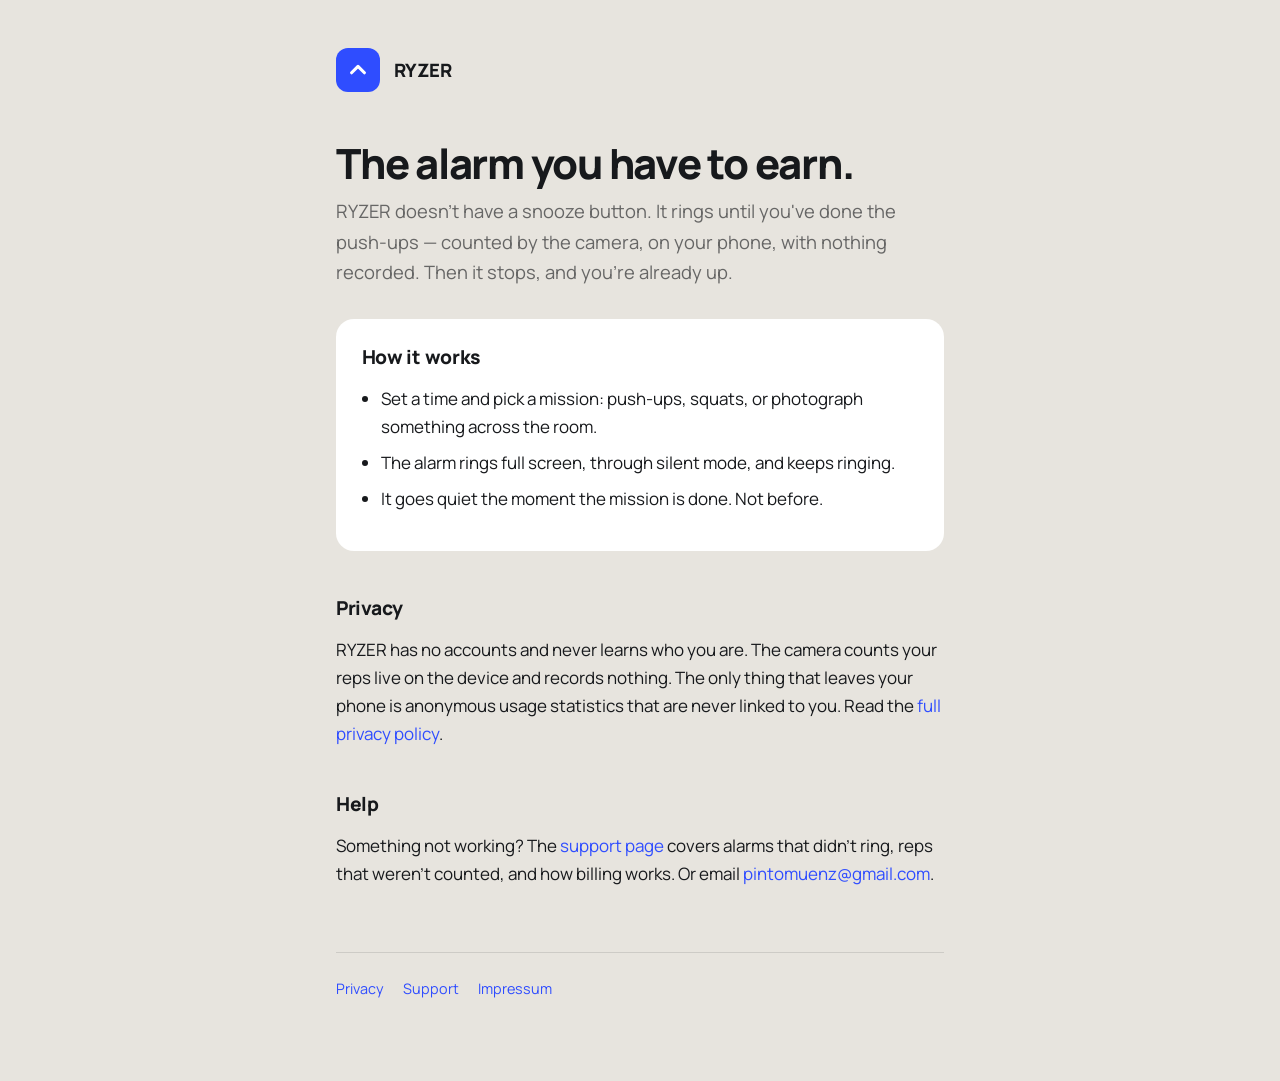
<file: index.html>
<!doctype html>
<html lang="en">
<head>
<meta charset="utf-8">
<meta name="viewport" content="width=device-width, initial-scale=1">
<title>RYZER — The alarm you have to earn</title>
<meta name="description" content="RYZER is an alarm clock that won't stop until you've done the push-ups.">
<link rel="preconnect" href="https://fonts.googleapis.com">
<link rel="preconnect" href="https://fonts.gstatic.com" crossorigin>
<link rel="stylesheet" href="https://fonts.googleapis.com/css2?family=Manrope:wght@400;700;800&display=swap">
<link rel="stylesheet" href="style.css">
</head>
<body>
<div class="wrap">

<header class="mast">
  <span class="mark" aria-hidden="true">
    <svg viewBox="0 0 24 24" fill="none" stroke="#fff" stroke-width="3.4" stroke-linecap="round" stroke-linejoin="round"><path d="M5 15l7-7 7 7"/></svg>
  </span>
  <a class="name" href="index.html">RYZER</a>
</header>

<h1>The alarm you have to earn.</h1>
<p class="lede">RYZER doesn't have a snooze button. It rings until you've done the push-ups — counted by the camera, on your phone, with nothing recorded. Then it stops, and you're already up.</p>

<div class="card">
  <h2>How it works</h2>
  <ul>
    <li>Set a time and pick a mission: push-ups, squats, or photograph something across the room.</li>
    <li>The alarm rings full screen, through silent mode, and keeps ringing.</li>
    <li>It goes quiet the moment the mission is done. Not before.</li>
  </ul>
</div>

<h2>Privacy</h2>
<p>RYZER has no accounts and never learns who you are. The camera counts your reps live on the device and records nothing. The only thing that leaves your phone is anonymous usage statistics that are never linked to you. Read the <a href="privacy.html">full privacy policy</a>.</p>

<h2>Help</h2>
<p>Something not working? The <a href="support.html">support page</a> covers alarms that didn't ring, reps that weren't counted, and how billing works. Or email <a href="mailto:pintomuenz@gmail.com">pintomuenz@gmail.com</a>.</p>

<footer>
  <a href="privacy.html">Privacy</a>
  <a href="support.html">Support</a>
  <a href="impressum.html">Impressum</a>
</footer>

</div>
</body>
</html>
</file>
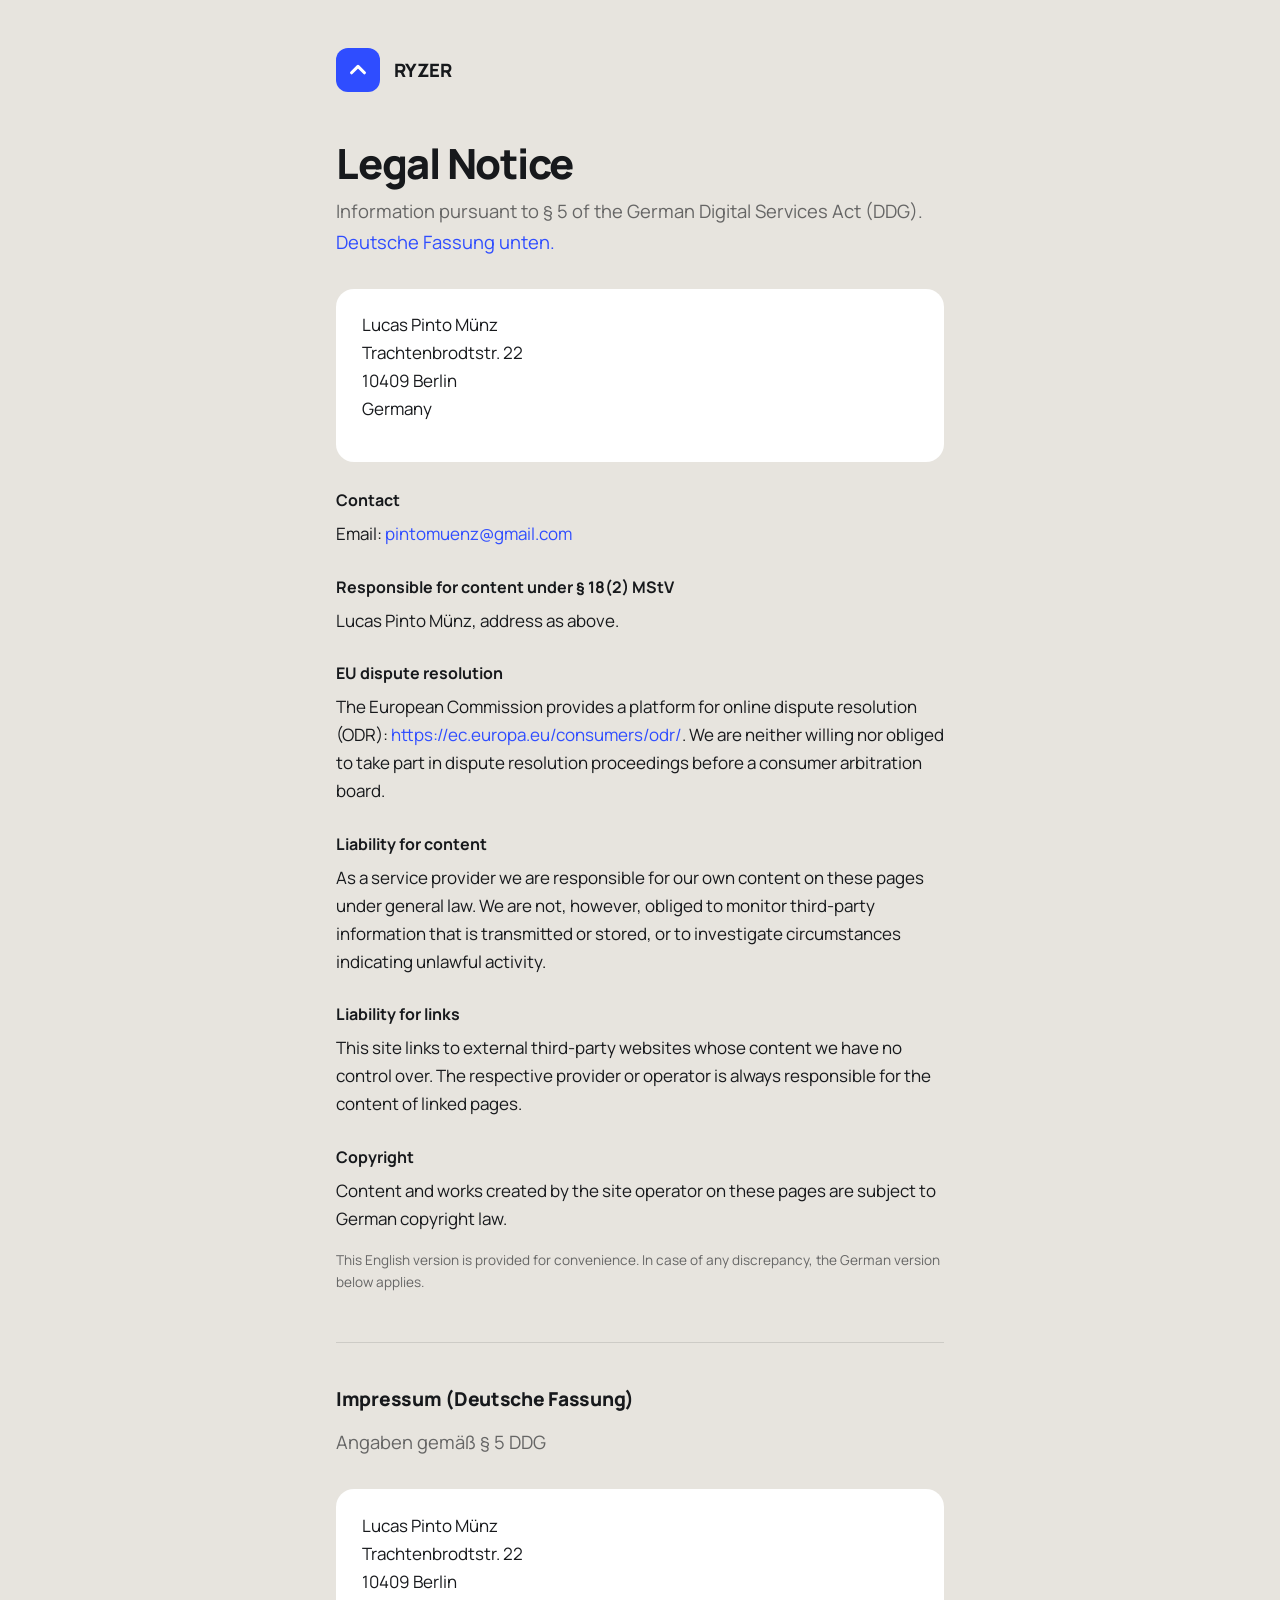
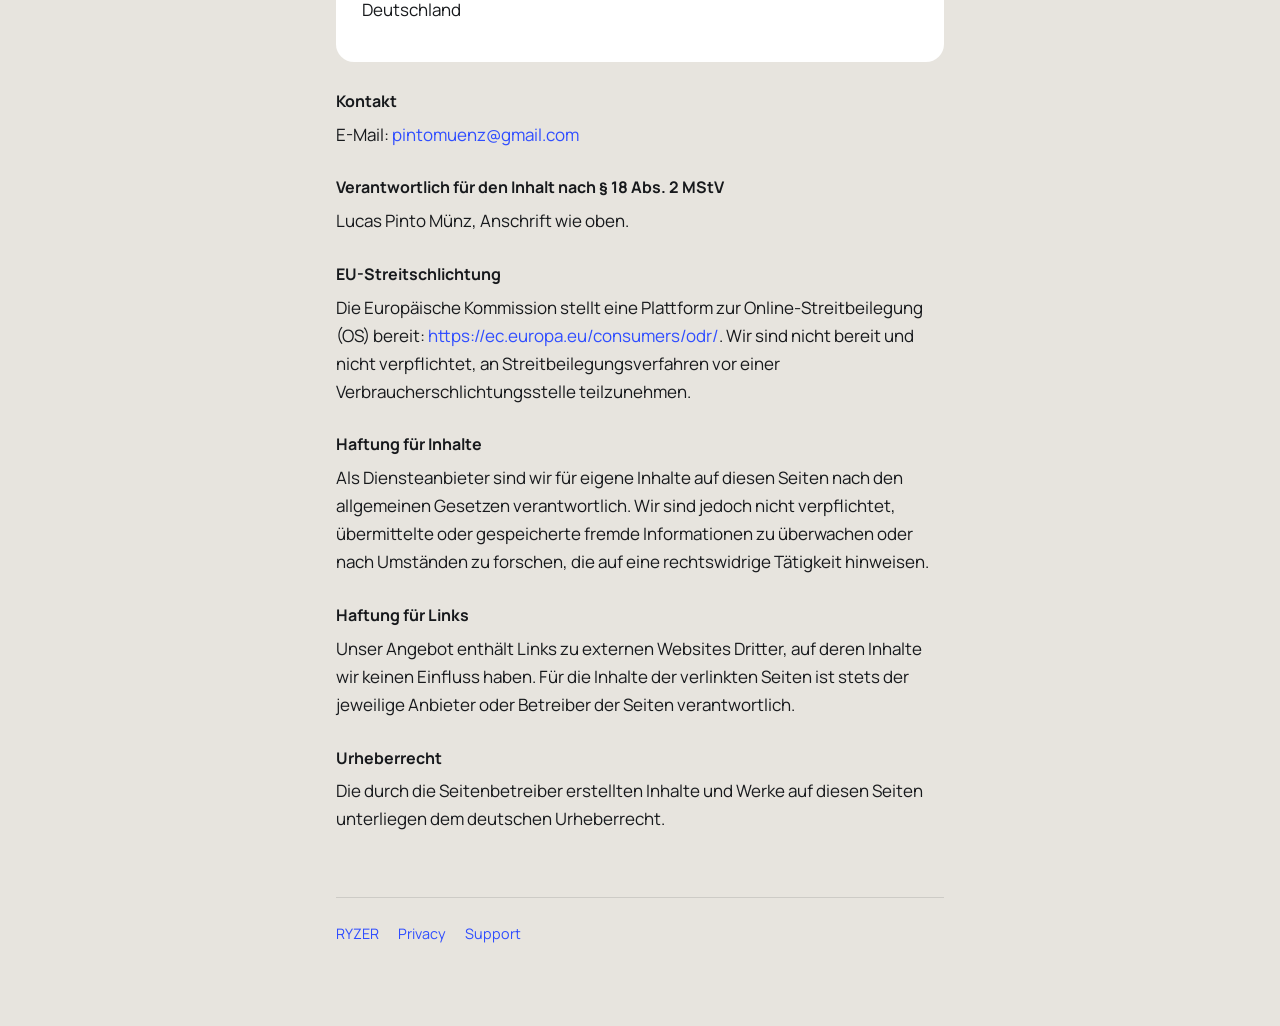
<file: impressum.html>
<!doctype html>
<html lang="en">
<head>
<meta charset="utf-8">
<meta name="viewport" content="width=device-width, initial-scale=1">
<title>RYZER — Legal Notice / Impressum</title>
<link rel="preconnect" href="https://fonts.googleapis.com">
<link rel="preconnect" href="https://fonts.gstatic.com" crossorigin>
<link rel="stylesheet" href="https://fonts.googleapis.com/css2?family=Manrope:wght@400;700;800&display=swap">
<link rel="stylesheet" href="style.css">
</head>
<body>
<div class="wrap">

<header class="mast">
  <span class="mark" aria-hidden="true">
    <svg viewBox="0 0 24 24" fill="none" stroke="#fff" stroke-width="3.4" stroke-linecap="round" stroke-linejoin="round"><path d="M5 15l7-7 7 7"/></svg>
  </span>
  <a class="name" href="index.html">RYZER</a>
</header>

<h1>Legal Notice</h1>
<p class="lede">Information pursuant to § 5 of the German Digital Services Act (DDG). <a href="#de">Deutsche Fassung unten.</a></p>

<div class="card">
  <p>
    Lucas Pinto Münz<br>
    Trachtenbrodtstr. 22<br>
    10409 Berlin<br>
    Germany
  </p>
</div>

<h3>Contact</h3>
<p>Email: <a href="mailto:pintomuenz@gmail.com">pintomuenz@gmail.com</a></p>

<h3>Responsible for content under § 18(2) MStV</h3>
<p>Lucas Pinto Münz, address as above.</p>

<h3>EU dispute resolution</h3>
<p>The European Commission provides a platform for online dispute resolution (ODR): <a href="https://ec.europa.eu/consumers/odr/">https://ec.europa.eu/consumers/odr/</a>. We are neither willing nor obliged to take part in dispute resolution proceedings before a consumer arbitration board.</p>

<h3>Liability for content</h3>
<p>As a service provider we are responsible for our own content on these pages under general law. We are not, however, obliged to monitor third-party information that is transmitted or stored, or to investigate circumstances indicating unlawful activity.</p>

<h3>Liability for links</h3>
<p>This site links to external third-party websites whose content we have no control over. The respective provider or operator is always responsible for the content of linked pages.</p>

<h3>Copyright</h3>
<p>Content and works created by the site operator on these pages are subject to German copyright law.</p>

<p class="updated">This English version is provided for convenience. In case of any discrepancy, the German version below applies.</p>

<hr style="border:none;border-top:1px solid var(--rule);margin:3rem 0 2rem">

<h2 id="de" lang="de">Impressum (Deutsche Fassung)</h2>
<p class="lede" lang="de">Angaben gemäß § 5 DDG</p>

<div class="card">
  <p>
    Lucas Pinto Münz<br>
    Trachtenbrodtstr. 22<br>
    10409 Berlin<br>
    Deutschland
  </p>
</div>

<h3 lang="de">Kontakt</h3>
<p>E-Mail: <a href="mailto:pintomuenz@gmail.com">pintomuenz@gmail.com</a></p>

<h3 lang="de">Verantwortlich für den Inhalt nach § 18 Abs. 2 MStV</h3>
<p>
  Lucas Pinto Münz, Anschrift wie oben.
</p>

<h3 lang="de">EU-Streitschlichtung</h3>
<p>Die Europäische Kommission stellt eine Plattform zur Online-Streitbeilegung (OS) bereit: <a href="https://ec.europa.eu/consumers/odr/">https://ec.europa.eu/consumers/odr/</a>. Wir sind nicht bereit und nicht verpflichtet, an Streitbeilegungsverfahren vor einer Verbraucherschlichtungsstelle teilzunehmen.</p>

<h3 lang="de">Haftung für Inhalte</h3>
<p>Als Diensteanbieter sind wir für eigene Inhalte auf diesen Seiten nach den allgemeinen Gesetzen verantwortlich. Wir sind jedoch nicht verpflichtet, übermittelte oder gespeicherte fremde Informationen zu überwachen oder nach Umständen zu forschen, die auf eine rechtswidrige Tätigkeit hinweisen.</p>

<h3 lang="de">Haftung für Links</h3>
<p>Unser Angebot enthält Links zu externen Websites Dritter, auf deren Inhalte wir keinen Einfluss haben. Für die Inhalte der verlinkten Seiten ist stets der jeweilige Anbieter oder Betreiber der Seiten verantwortlich.</p>

<h3 lang="de">Urheberrecht</h3>
<p>Die durch die Seitenbetreiber erstellten Inhalte und Werke auf diesen Seiten unterliegen dem deutschen Urheberrecht.</p>

<footer>
  <a href="index.html">RYZER</a>
  <a href="privacy.html">Privacy</a>
  <a href="support.html">Support</a>
</footer>

</div>
</body>
</html>
</file>
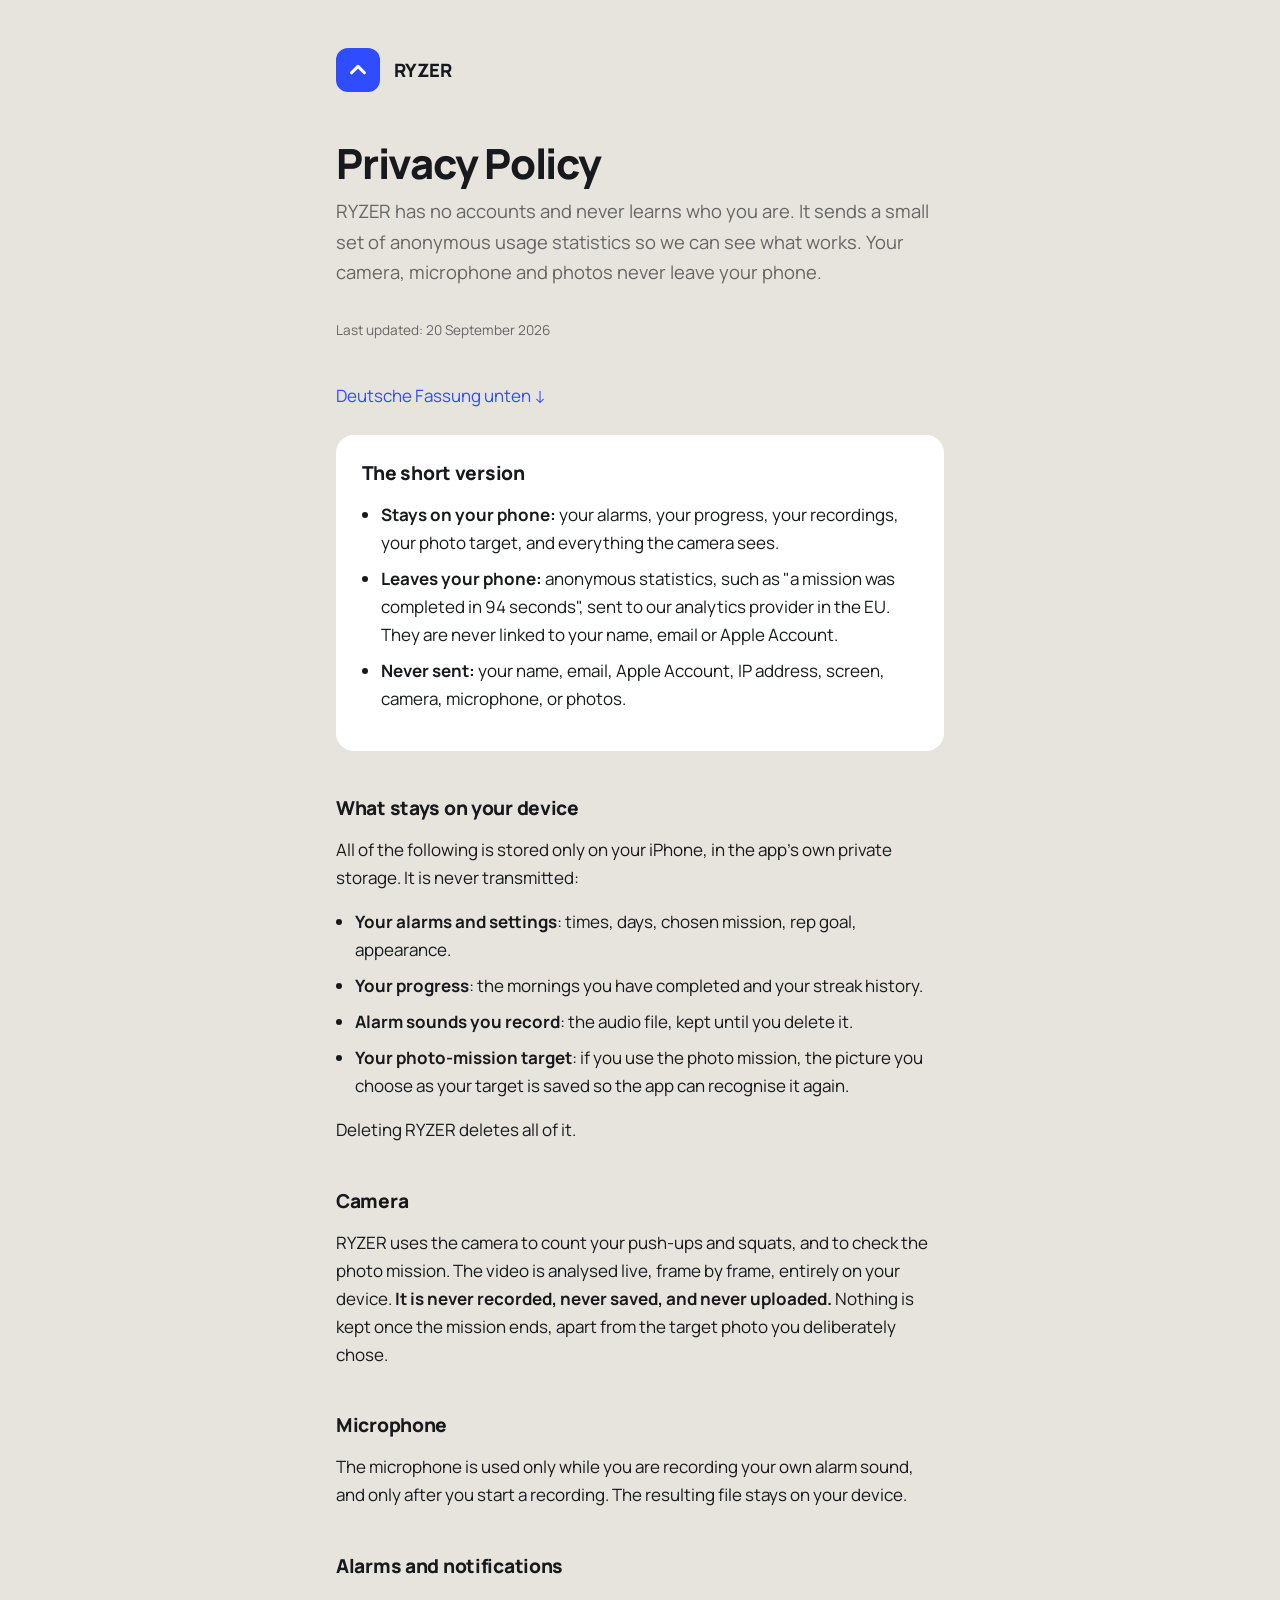
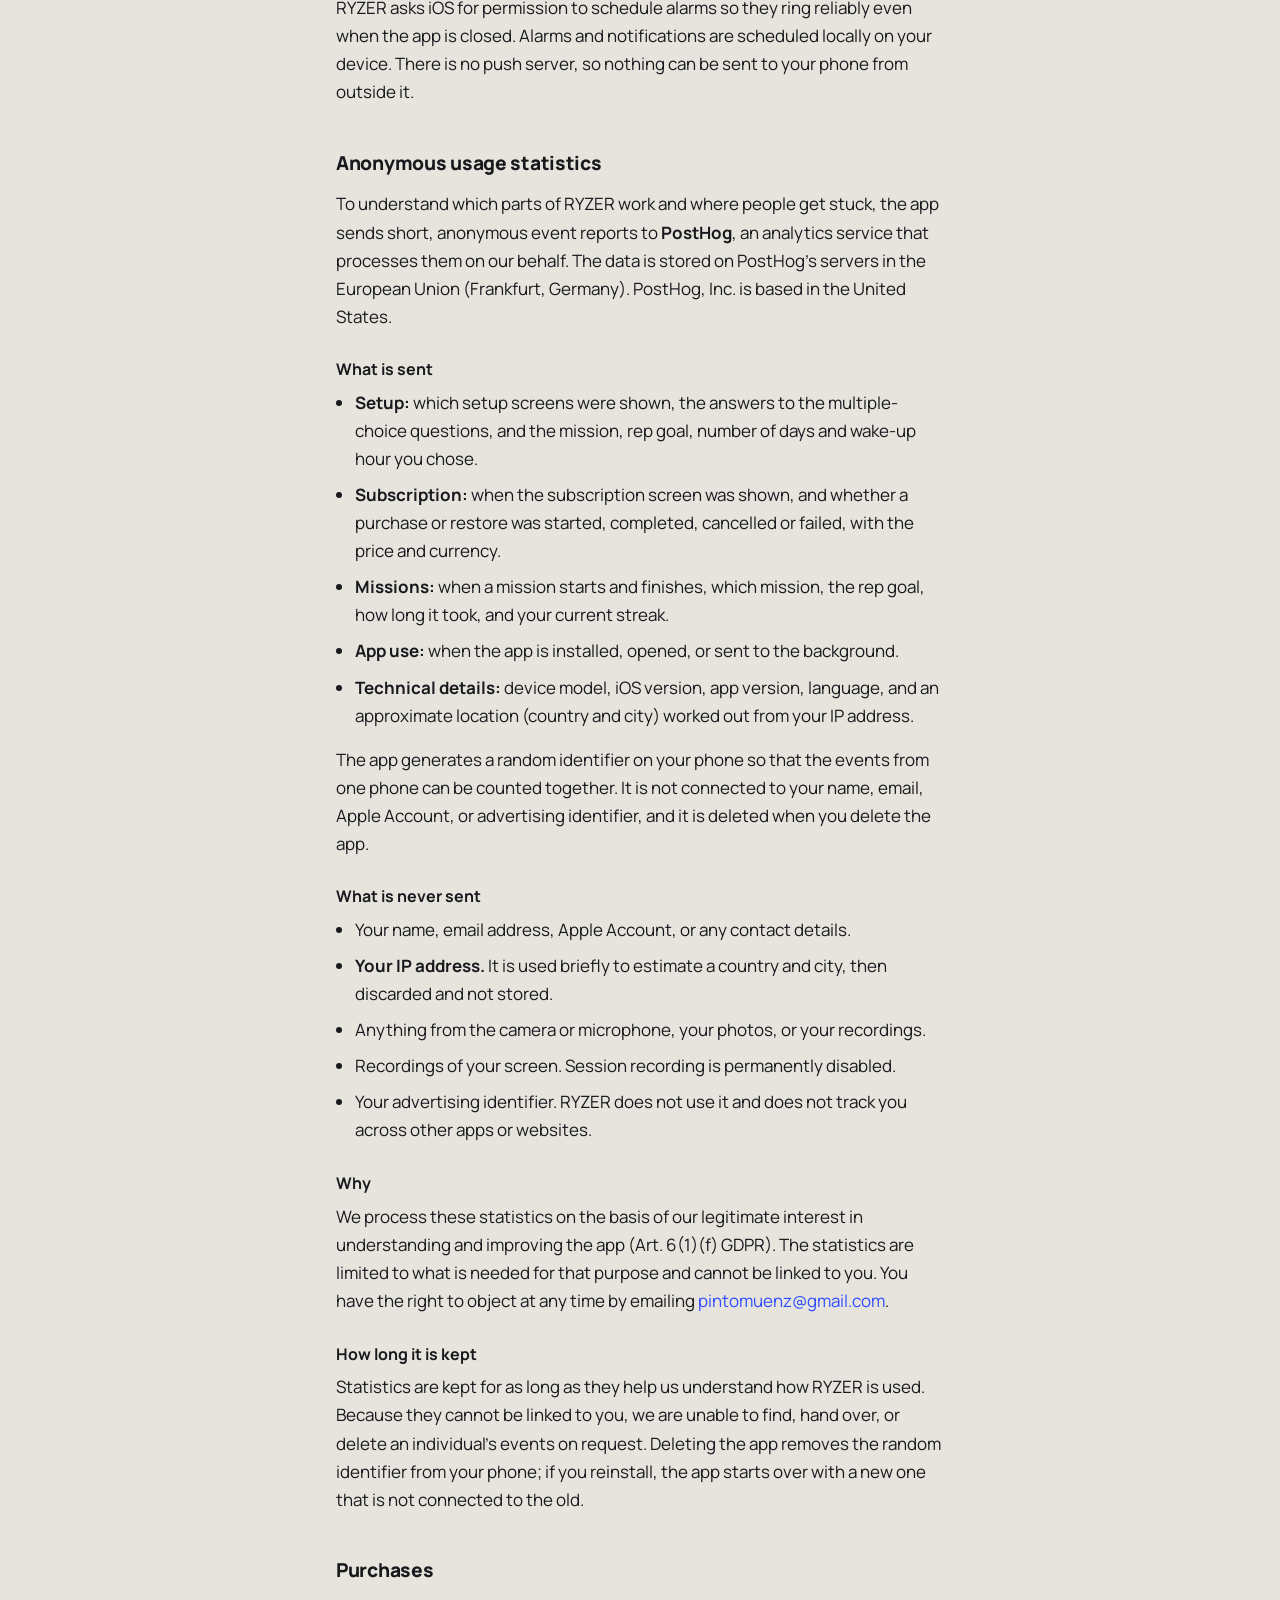
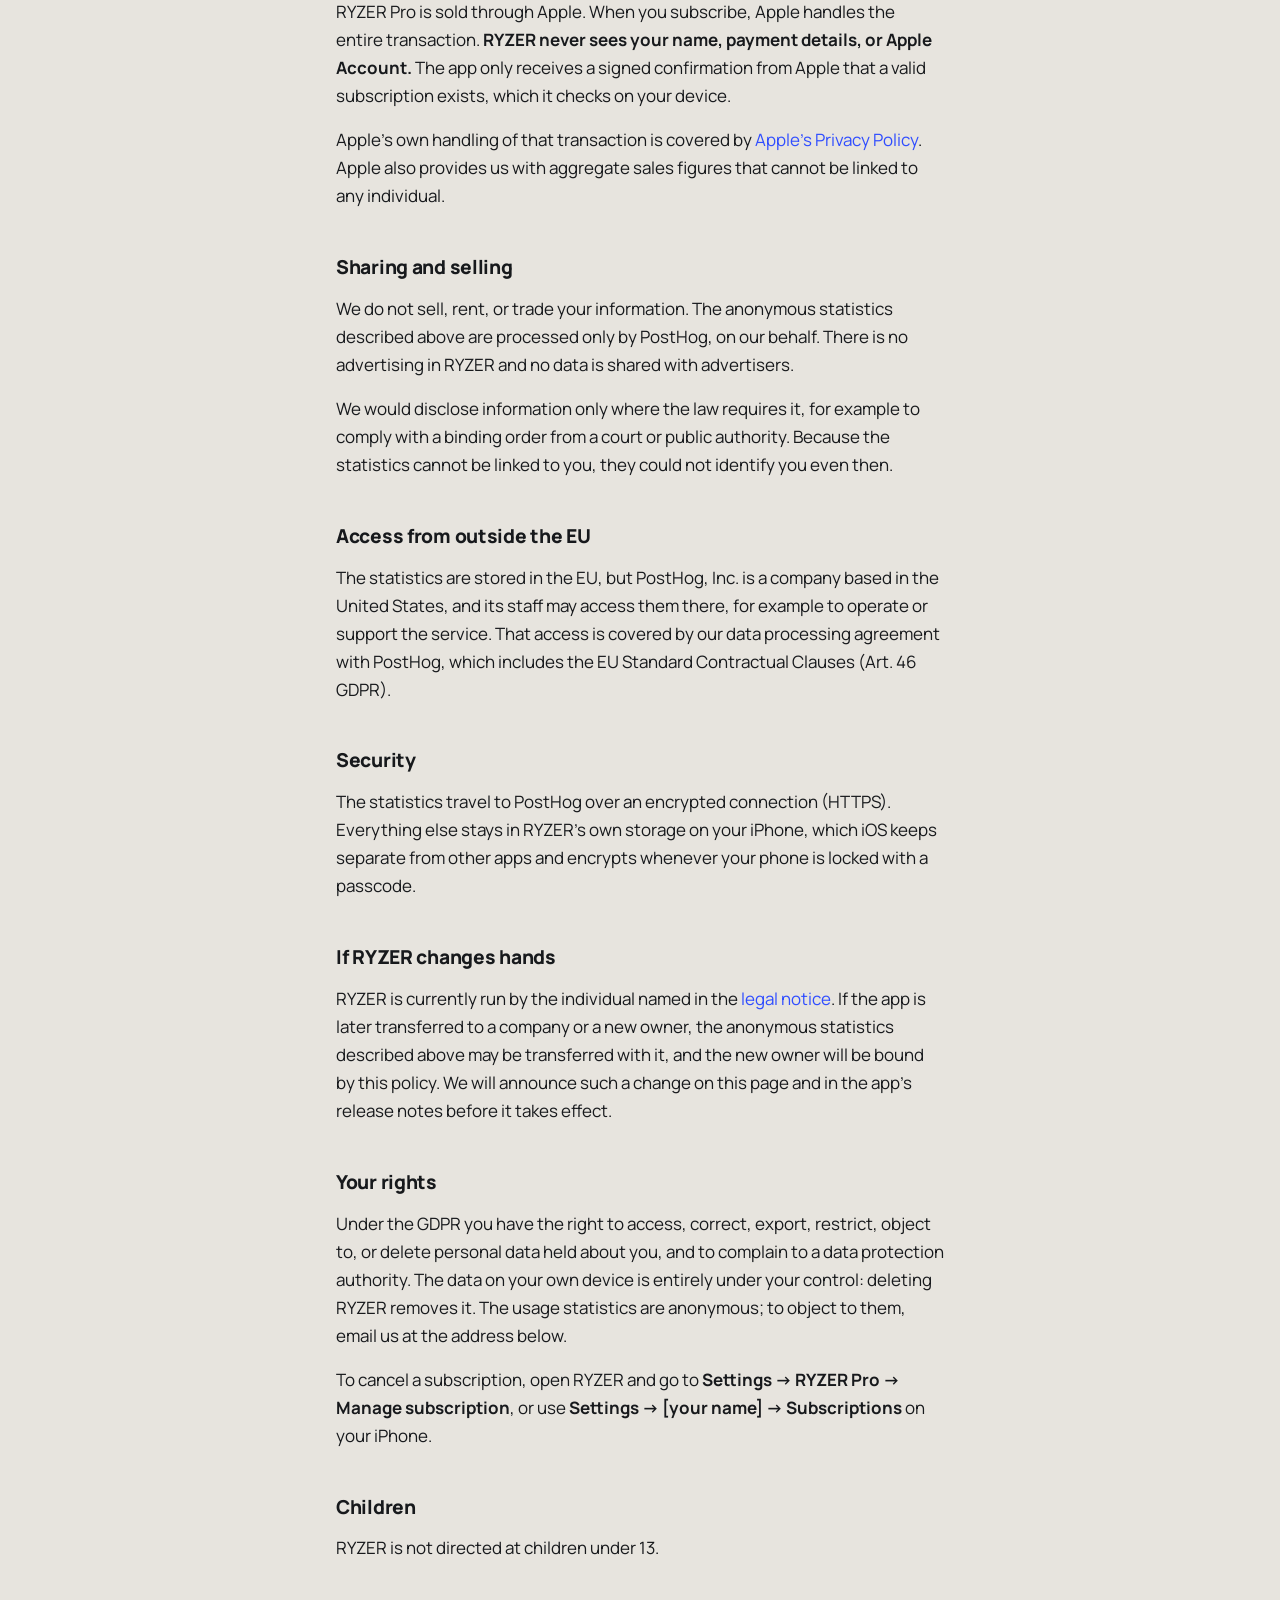
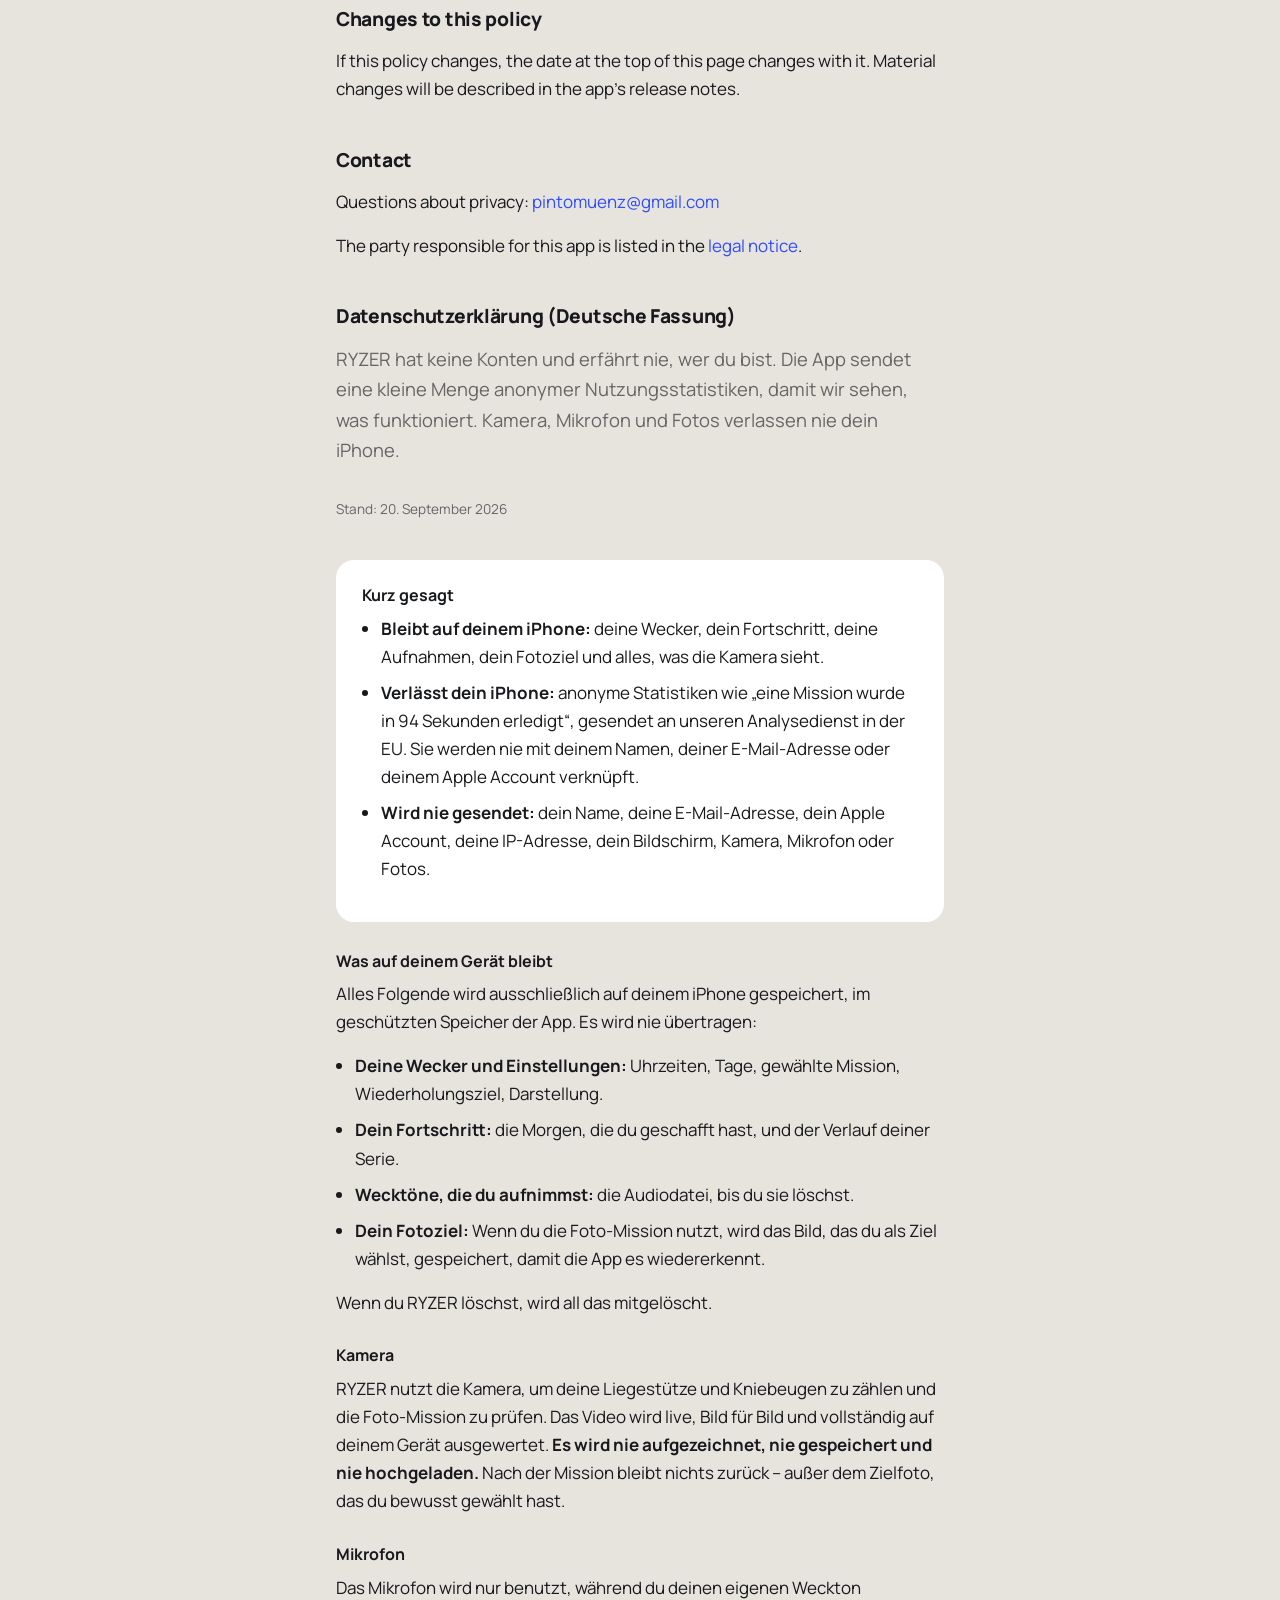
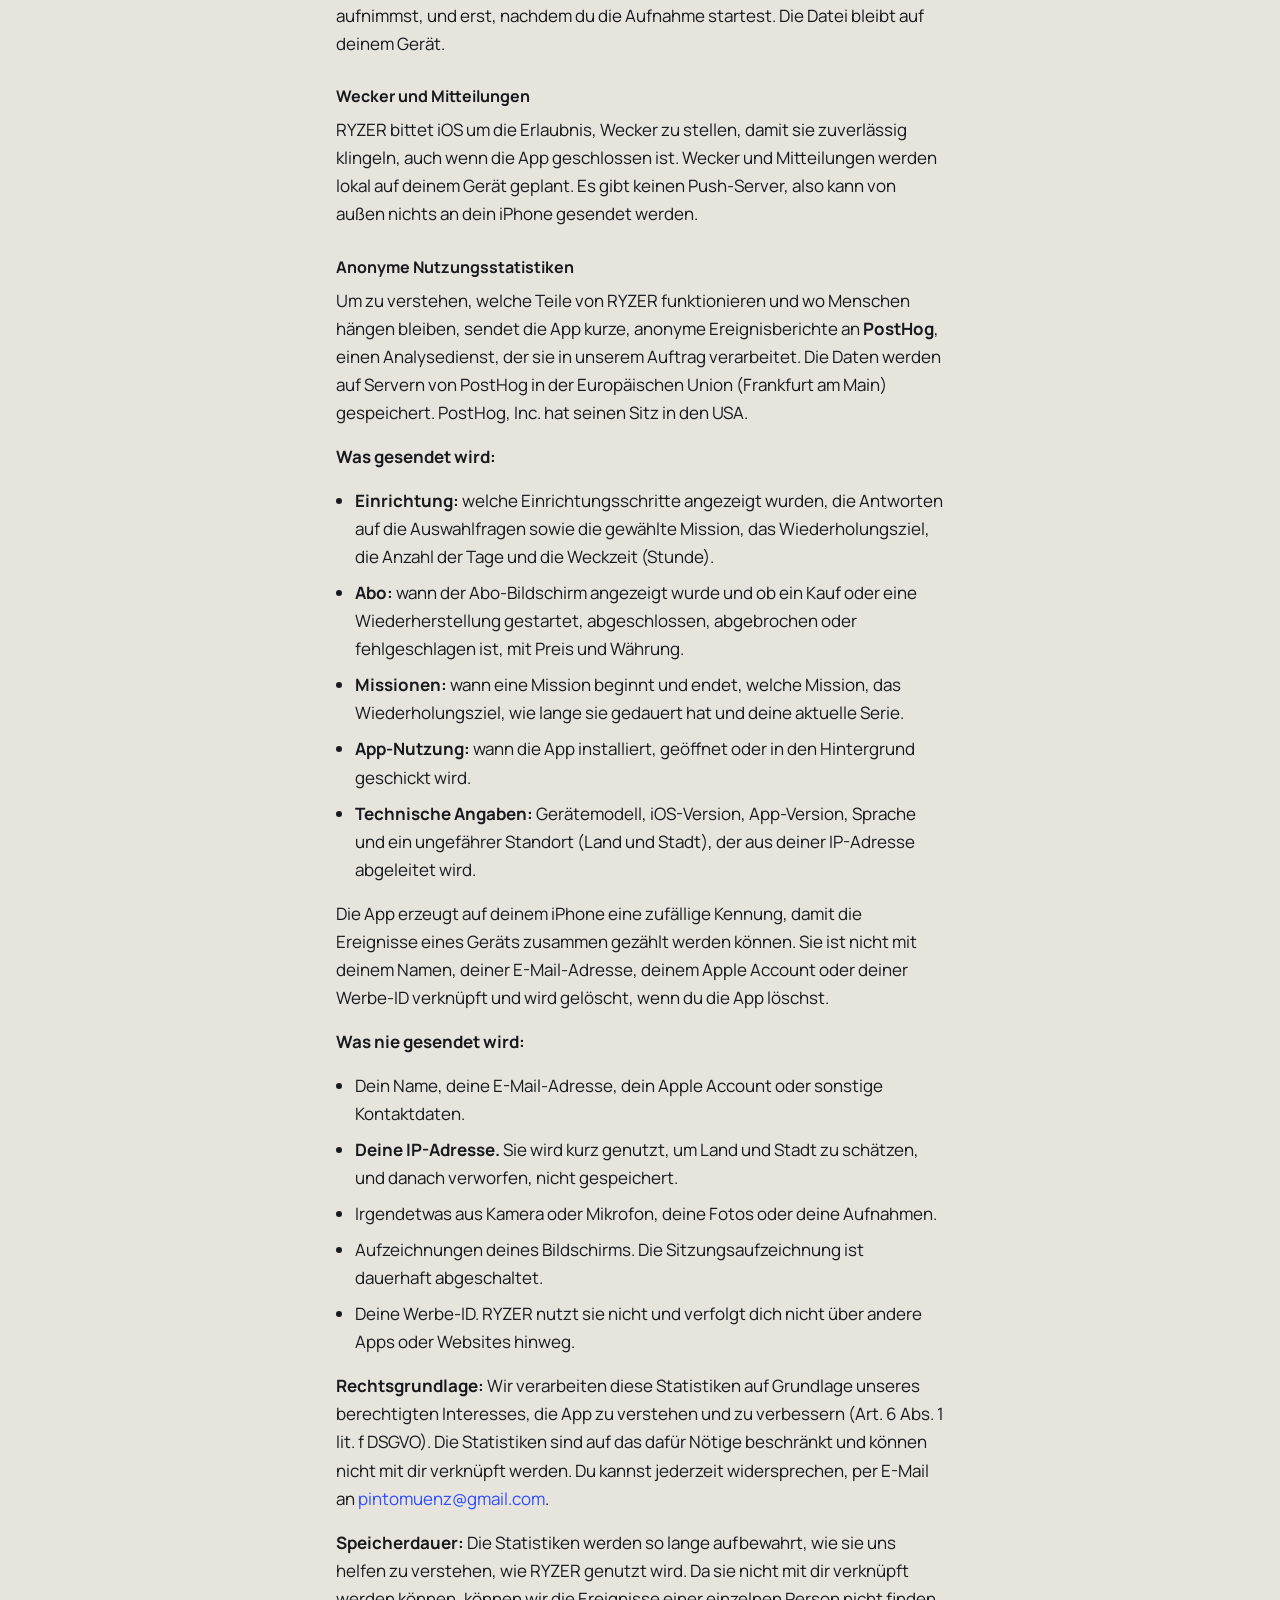
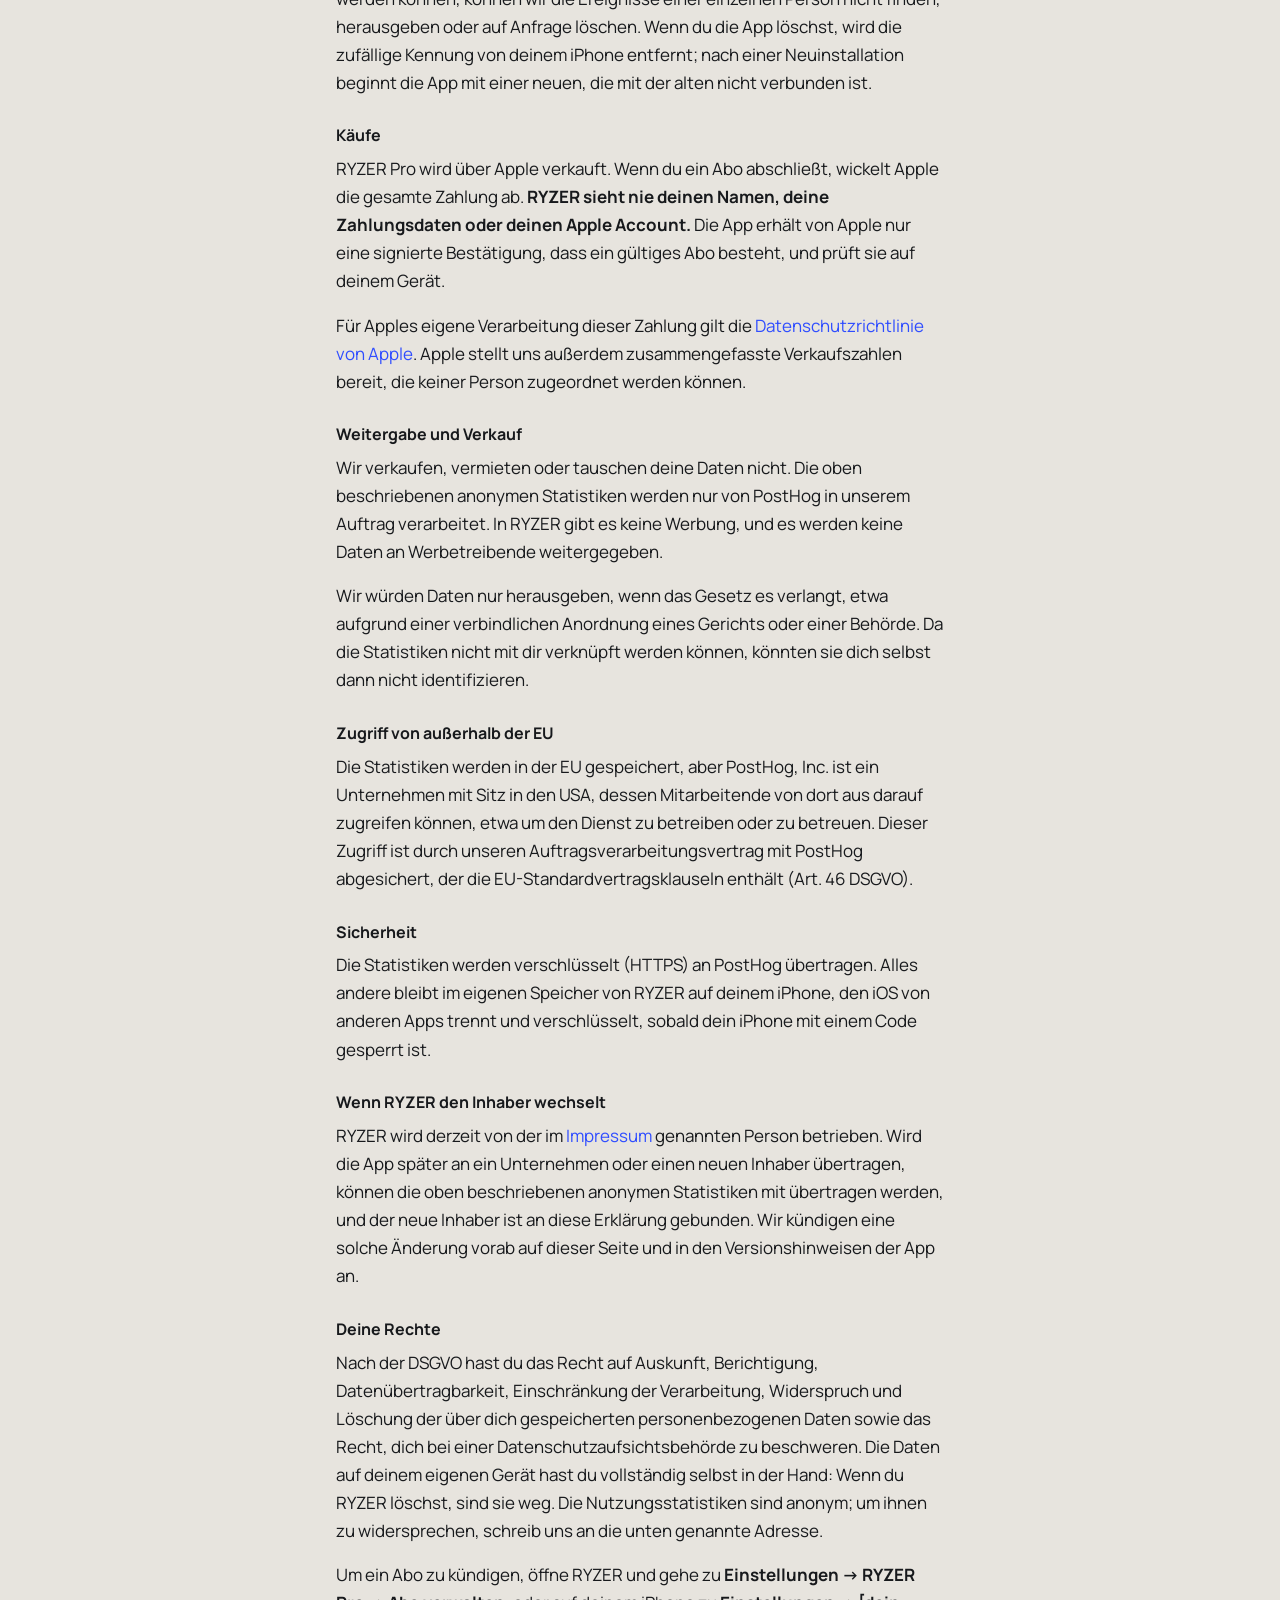
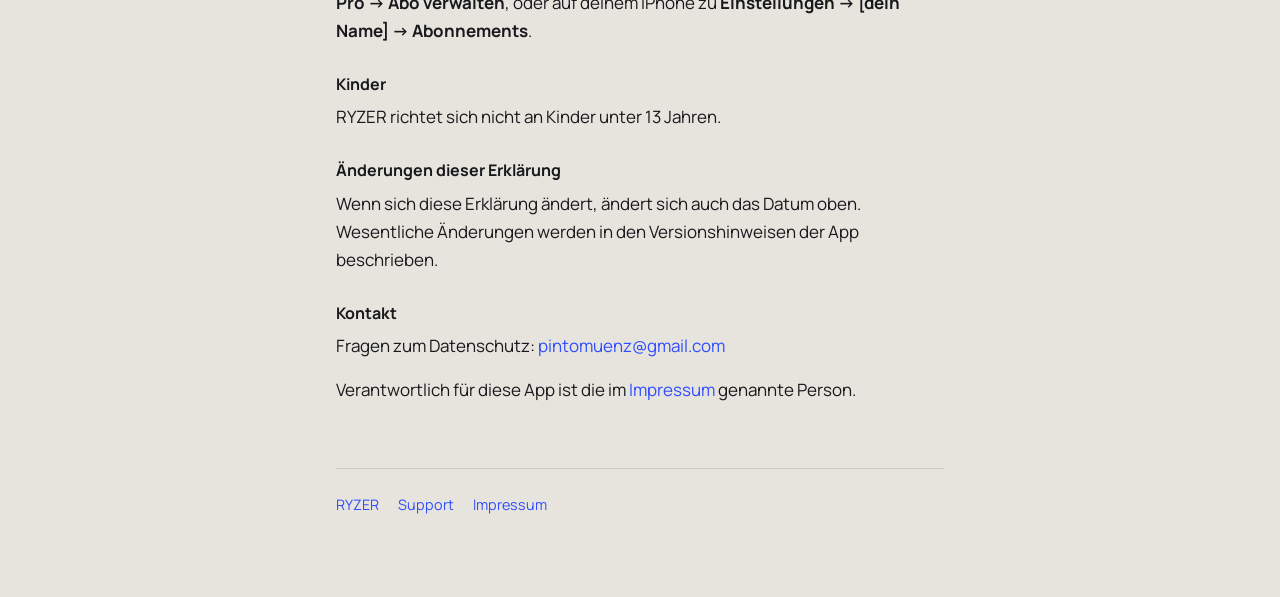
<file: privacy.html>
<!doctype html>
<html lang="en">
<head>
<meta charset="utf-8">
<meta name="viewport" content="width=device-width, initial-scale=1">
<title>RYZER — Privacy Policy</title>
<link rel="preconnect" href="https://fonts.googleapis.com">
<link rel="preconnect" href="https://fonts.gstatic.com" crossorigin>
<link rel="stylesheet" href="https://fonts.googleapis.com/css2?family=Manrope:wght@400;700;800&display=swap">
<link rel="stylesheet" href="style.css">
</head>
<body>
<div class="wrap">

<header class="mast">
  <span class="mark" aria-hidden="true">
    <svg viewBox="0 0 24 24" fill="none" stroke="#fff" stroke-width="3.4" stroke-linecap="round" stroke-linejoin="round"><path d="M5 15l7-7 7 7"/></svg>
  </span>
  <a class="name" href="index.html">RYZER</a>
</header>

<h1>Privacy Policy</h1>
<p class="lede">RYZER has no accounts and never learns who you are. It sends a small set of anonymous usage statistics so we can see what works. Your camera, microphone and photos never leave your phone.</p>
<p class="updated">Last updated: 20 September 2026</p>
<p><a href="#de">Deutsche Fassung unten ↓</a></p>

<div class="card">
  <h2>The short version</h2>
  <ul>
    <li><strong>Stays on your phone:</strong> your alarms, your progress, your recordings, your photo target, and everything the camera sees.</li>
    <li><strong>Leaves your phone:</strong> anonymous statistics, such as "a mission was completed in 94 seconds", sent to our analytics provider in the EU. They are never linked to your name, email or Apple Account.</li>
    <li><strong>Never sent:</strong> your name, email, Apple Account, IP address, screen, camera, microphone, or photos.</li>
  </ul>
</div>

<h2>What stays on your device</h2>
<p>All of the following is stored only on your iPhone, in the app's own private storage. It is never transmitted:</p>
<ul>
  <li><strong>Your alarms and settings</strong>: times, days, chosen mission, rep goal, appearance.</li>
  <li><strong>Your progress</strong>: the mornings you have completed and your streak history.</li>
  <li><strong>Alarm sounds you record</strong>: the audio file, kept until you delete it.</li>
  <li><strong>Your photo-mission target</strong>: if you use the photo mission, the picture you choose as your target is saved so the app can recognise it again.</li>
</ul>
<p>Deleting RYZER deletes all of it.</p>

<h2>Camera</h2>
<p>RYZER uses the camera to count your push-ups and squats, and to check the photo mission. The video is analysed live, frame by frame, entirely on your device. <strong>It is never recorded, never saved, and never uploaded.</strong> Nothing is kept once the mission ends, apart from the target photo you deliberately chose.</p>

<h2>Microphone</h2>
<p>The microphone is used only while you are recording your own alarm sound, and only after you start a recording. The resulting file stays on your device.</p>

<h2>Alarms and notifications</h2>
<p>RYZER asks iOS for permission to schedule alarms so they ring reliably even when the app is closed. Alarms and notifications are scheduled locally on your device. There is no push server, so nothing can be sent to your phone from outside it.</p>

<h2>Anonymous usage statistics</h2>
<p>To understand which parts of RYZER work and where people get stuck, the app sends short, anonymous event reports to <strong>PostHog</strong>, an analytics service that processes them on our behalf. The data is stored on PostHog's servers in the European Union (Frankfurt, Germany). PostHog, Inc. is based in the United States.</p>

<h3>What is sent</h3>
<ul>
  <li><strong>Setup:</strong> which setup screens were shown, the answers to the multiple-choice questions, and the mission, rep goal, number of days and wake-up hour you chose.</li>
  <li><strong>Subscription:</strong> when the subscription screen was shown, and whether a purchase or restore was started, completed, cancelled or failed, with the price and currency.</li>
  <li><strong>Missions:</strong> when a mission starts and finishes, which mission, the rep goal, how long it took, and your current streak.</li>
  <li><strong>App use:</strong> when the app is installed, opened, or sent to the background.</li>
  <li><strong>Technical details:</strong> device model, iOS version, app version, language, and an approximate location (country and city) worked out from your IP address.</li>
</ul>
<p>The app generates a random identifier on your phone so that the events from one phone can be counted together. It is not connected to your name, email, Apple Account, or advertising identifier, and it is deleted when you delete the app.</p>

<h3>What is never sent</h3>
<ul>
  <li>Your name, email address, Apple Account, or any contact details.</li>
  <li><strong>Your IP address.</strong> It is used briefly to estimate a country and city, then discarded and not stored.</li>
  <li>Anything from the camera or microphone, your photos, or your recordings.</li>
  <li>Recordings of your screen. Session recording is permanently disabled.</li>
  <li>Your advertising identifier. RYZER does not use it and does not track you across other apps or websites.</li>
</ul>

<h3>Why</h3>
<p>We process these statistics on the basis of our legitimate interest in understanding and improving the app (Art. 6(1)(f) GDPR). The statistics are limited to what is needed for that purpose and cannot be linked to you. You have the right to object at any time by emailing <a href="mailto:pintomuenz@gmail.com">pintomuenz@gmail.com</a>.</p>

<h3>How long it is kept</h3>
<p>Statistics are kept for as long as they help us understand how RYZER is used. Because they cannot be linked to you, we are unable to find, hand over, or delete an individual's events on request. Deleting the app removes the random identifier from your phone; if you reinstall, the app starts over with a new one that is not connected to the old.</p>

<h2>Purchases</h2>
<p>RYZER Pro is sold through Apple. When you subscribe, Apple handles the entire transaction. <strong>RYZER never sees your name, payment details, or Apple Account.</strong> The app only receives a signed confirmation from Apple that a valid subscription exists, which it checks on your device.</p>
<p>Apple's own handling of that transaction is covered by <a href="https://www.apple.com/legal/privacy/">Apple's Privacy Policy</a>. Apple also provides us with aggregate sales figures that cannot be linked to any individual.</p>

<h2>Sharing and selling</h2>
<p>We do not sell, rent, or trade your information. The anonymous statistics described above are processed only by PostHog, on our behalf. There is no advertising in RYZER and no data is shared with advertisers.</p>
<p>We would disclose information only where the law requires it, for example to comply with a binding order from a court or public authority. Because the statistics cannot be linked to you, they could not identify you even then.</p>

<h2>Access from outside the EU</h2>
<p>The statistics are stored in the EU, but PostHog, Inc. is a company based in the United States, and its staff may access them there, for example to operate or support the service. That access is covered by our data processing agreement with PostHog, which includes the EU Standard Contractual Clauses (Art. 46 GDPR).</p>

<h2>Security</h2>
<p>The statistics travel to PostHog over an encrypted connection (HTTPS). Everything else stays in RYZER's own storage on your iPhone, which iOS keeps separate from other apps and encrypts whenever your phone is locked with a passcode.</p>

<h2>If RYZER changes hands</h2>
<p>RYZER is currently run by the individual named in the <a href="impressum.html">legal notice</a>. If the app is later transferred to a company or a new owner, the anonymous statistics described above may be transferred with it, and the new owner will be bound by this policy. We will announce such a change on this page and in the app's release notes before it takes effect.</p>

<h2>Your rights</h2>
<p>Under the GDPR you have the right to access, correct, export, restrict, object to, or delete personal data held about you, and to complain to a data protection authority. The data on your own device is entirely under your control: deleting RYZER removes it. The usage statistics are anonymous; to object to them, email us at the address below.</p>
<p>To cancel a subscription, open RYZER and go to <strong>Settings → RYZER Pro → Manage subscription</strong>, or use <strong>Settings → [your name] → Subscriptions</strong> on your iPhone.</p>

<h2>Children</h2>
<p>RYZER is not directed at children under 13.</p>

<h2>Changes to this policy</h2>
<p>If this policy changes, the date at the top of this page changes with it. Material changes will be described in the app's release notes.</p>

<h2>Contact</h2>
<p>Questions about privacy: <a href="mailto:pintomuenz@gmail.com">pintomuenz@gmail.com</a></p>
<p>The party responsible for this app is listed in the <a href="impressum.html">legal notice</a>.</p>

<div lang="de">
<h2 id="de">Datenschutzerklärung (Deutsche Fassung)</h2>
<p class="lede">RYZER hat keine Konten und erfährt nie, wer du bist. Die App sendet eine kleine Menge anonymer Nutzungsstatistiken, damit wir sehen, was funktioniert. Kamera, Mikrofon und Fotos verlassen nie dein iPhone.</p>
<p class="updated">Stand: 20. September 2026</p>

<div class="card">
  <h3>Kurz gesagt</h3>
  <ul>
    <li><strong>Bleibt auf deinem iPhone:</strong> deine Wecker, dein Fortschritt, deine Aufnahmen, dein Fotoziel und alles, was die Kamera sieht.</li>
    <li><strong>Verlässt dein iPhone:</strong> anonyme Statistiken wie „eine Mission wurde in 94 Sekunden erledigt“, gesendet an unseren Analysedienst in der EU. Sie werden nie mit deinem Namen, deiner E-Mail-Adresse oder deinem Apple Account verknüpft.</li>
    <li><strong>Wird nie gesendet:</strong> dein Name, deine E-Mail-Adresse, dein Apple Account, deine IP-Adresse, dein Bildschirm, Kamera, Mikrofon oder Fotos.</li>
  </ul>
</div>

<h3>Was auf deinem Gerät bleibt</h3>
<p>Alles Folgende wird ausschließlich auf deinem iPhone gespeichert, im geschützten Speicher der App. Es wird nie übertragen:</p>
<ul>
  <li><strong>Deine Wecker und Einstellungen:</strong> Uhrzeiten, Tage, gewählte Mission, Wiederholungsziel, Darstellung.</li>
  <li><strong>Dein Fortschritt:</strong> die Morgen, die du geschafft hast, und der Verlauf deiner Serie.</li>
  <li><strong>Wecktöne, die du aufnimmst:</strong> die Audiodatei, bis du sie löschst.</li>
  <li><strong>Dein Fotoziel:</strong> Wenn du die Foto-Mission nutzt, wird das Bild, das du als Ziel wählst, gespeichert, damit die App es wiedererkennt.</li>
</ul>
<p>Wenn du RYZER löschst, wird all das mitgelöscht.</p>

<h3>Kamera</h3>
<p>RYZER nutzt die Kamera, um deine Liegestütze und Kniebeugen zu zählen und die Foto-Mission zu prüfen. Das Video wird live, Bild für Bild und vollständig auf deinem Gerät ausgewertet. <strong>Es wird nie aufgezeichnet, nie gespeichert und nie hochgeladen.</strong> Nach der Mission bleibt nichts zurück – außer dem Zielfoto, das du bewusst gewählt hast.</p>

<h3>Mikrofon</h3>
<p>Das Mikrofon wird nur benutzt, während du deinen eigenen Weckton aufnimmst, und erst, nachdem du die Aufnahme startest. Die Datei bleibt auf deinem Gerät.</p>

<h3>Wecker und Mitteilungen</h3>
<p>RYZER bittet iOS um die Erlaubnis, Wecker zu stellen, damit sie zuverlässig klingeln, auch wenn die App geschlossen ist. Wecker und Mitteilungen werden lokal auf deinem Gerät geplant. Es gibt keinen Push-Server, also kann von außen nichts an dein iPhone gesendet werden.</p>

<h3>Anonyme Nutzungsstatistiken</h3>
<p>Um zu verstehen, welche Teile von RYZER funktionieren und wo Menschen hängen bleiben, sendet die App kurze, anonyme Ereignisberichte an <strong>PostHog</strong>, einen Analysedienst, der sie in unserem Auftrag verarbeitet. Die Daten werden auf Servern von PostHog in der Europäischen Union (Frankfurt am Main) gespeichert. PostHog, Inc. hat seinen Sitz in den USA.</p>
<p><strong>Was gesendet wird:</strong></p>
<ul>
  <li><strong>Einrichtung:</strong> welche Einrichtungsschritte angezeigt wurden, die Antworten auf die Auswahlfragen sowie die gewählte Mission, das Wiederholungsziel, die Anzahl der Tage und die Weckzeit (Stunde).</li>
  <li><strong>Abo:</strong> wann der Abo-Bildschirm angezeigt wurde und ob ein Kauf oder eine Wiederherstellung gestartet, abgeschlossen, abgebrochen oder fehlgeschlagen ist, mit Preis und Währung.</li>
  <li><strong>Missionen:</strong> wann eine Mission beginnt und endet, welche Mission, das Wiederholungsziel, wie lange sie gedauert hat und deine aktuelle Serie.</li>
  <li><strong>App-Nutzung:</strong> wann die App installiert, geöffnet oder in den Hintergrund geschickt wird.</li>
  <li><strong>Technische Angaben:</strong> Gerätemodell, iOS-Version, App-Version, Sprache und ein ungefährer Standort (Land und Stadt), der aus deiner IP-Adresse abgeleitet wird.</li>
</ul>
<p>Die App erzeugt auf deinem iPhone eine zufällige Kennung, damit die Ereignisse eines Geräts zusammen gezählt werden können. Sie ist nicht mit deinem Namen, deiner E-Mail-Adresse, deinem Apple Account oder deiner Werbe-ID verknüpft und wird gelöscht, wenn du die App löschst.</p>
<p><strong>Was nie gesendet wird:</strong></p>
<ul>
  <li>Dein Name, deine E-Mail-Adresse, dein Apple Account oder sonstige Kontaktdaten.</li>
  <li><strong>Deine IP-Adresse.</strong> Sie wird kurz genutzt, um Land und Stadt zu schätzen, und danach verworfen, nicht gespeichert.</li>
  <li>Irgendetwas aus Kamera oder Mikrofon, deine Fotos oder deine Aufnahmen.</li>
  <li>Aufzeichnungen deines Bildschirms. Die Sitzungsaufzeichnung ist dauerhaft abgeschaltet.</li>
  <li>Deine Werbe-ID. RYZER nutzt sie nicht und verfolgt dich nicht über andere Apps oder Websites hinweg.</li>
</ul>
<p><strong>Rechtsgrundlage:</strong> Wir verarbeiten diese Statistiken auf Grundlage unseres berechtigten Interesses, die App zu verstehen und zu verbessern (Art. 6 Abs. 1 lit. f DSGVO). Die Statistiken sind auf das dafür Nötige beschränkt und können nicht mit dir verknüpft werden. Du kannst jederzeit widersprechen, per E-Mail an <a href="mailto:pintomuenz@gmail.com">pintomuenz@gmail.com</a>.</p>
<p><strong>Speicherdauer:</strong> Die Statistiken werden so lange aufbewahrt, wie sie uns helfen zu verstehen, wie RYZER genutzt wird. Da sie nicht mit dir verknüpft werden können, können wir die Ereignisse einer einzelnen Person nicht finden, herausgeben oder auf Anfrage löschen. Wenn du die App löschst, wird die zufällige Kennung von deinem iPhone entfernt; nach einer Neuinstallation beginnt die App mit einer neuen, die mit der alten nicht verbunden ist.</p>

<h3>Käufe</h3>
<p>RYZER Pro wird über Apple verkauft. Wenn du ein Abo abschließt, wickelt Apple die gesamte Zahlung ab. <strong>RYZER sieht nie deinen Namen, deine Zahlungsdaten oder deinen Apple Account.</strong> Die App erhält von Apple nur eine signierte Bestätigung, dass ein gültiges Abo besteht, und prüft sie auf deinem Gerät.</p>
<p>Für Apples eigene Verarbeitung dieser Zahlung gilt die <a href="https://www.apple.com/de/legal/privacy/">Datenschutzrichtlinie von Apple</a>. Apple stellt uns außerdem zusammengefasste Verkaufszahlen bereit, die keiner Person zugeordnet werden können.</p>

<h3>Weitergabe und Verkauf</h3>
<p>Wir verkaufen, vermieten oder tauschen deine Daten nicht. Die oben beschriebenen anonymen Statistiken werden nur von PostHog in unserem Auftrag verarbeitet. In RYZER gibt es keine Werbung, und es werden keine Daten an Werbetreibende weitergegeben.</p>
<p>Wir würden Daten nur herausgeben, wenn das Gesetz es verlangt, etwa aufgrund einer verbindlichen Anordnung eines Gerichts oder einer Behörde. Da die Statistiken nicht mit dir verknüpft werden können, könnten sie dich selbst dann nicht identifizieren.</p>

<h3>Zugriff von außerhalb der EU</h3>
<p>Die Statistiken werden in der EU gespeichert, aber PostHog, Inc. ist ein Unternehmen mit Sitz in den USA, dessen Mitarbeitende von dort aus darauf zugreifen können, etwa um den Dienst zu betreiben oder zu betreuen. Dieser Zugriff ist durch unseren Auftragsverarbeitungsvertrag mit PostHog abgesichert, der die EU-Standardvertragsklauseln enthält (Art. 46 DSGVO).</p>

<h3>Sicherheit</h3>
<p>Die Statistiken werden verschlüsselt (HTTPS) an PostHog übertragen. Alles andere bleibt im eigenen Speicher von RYZER auf deinem iPhone, den iOS von anderen Apps trennt und verschlüsselt, sobald dein iPhone mit einem Code gesperrt ist.</p>

<h3>Wenn RYZER den Inhaber wechselt</h3>
<p>RYZER wird derzeit von der im <a href="impressum.html#de">Impressum</a> genannten Person betrieben. Wird die App später an ein Unternehmen oder einen neuen Inhaber übertragen, können die oben beschriebenen anonymen Statistiken mit übertragen werden, und der neue Inhaber ist an diese Erklärung gebunden. Wir kündigen eine solche Änderung vorab auf dieser Seite und in den Versionshinweisen der App an.</p>

<h3>Deine Rechte</h3>
<p>Nach der DSGVO hast du das Recht auf Auskunft, Berichtigung, Datenübertragbarkeit, Einschränkung der Verarbeitung, Widerspruch und Löschung der über dich gespeicherten personenbezogenen Daten sowie das Recht, dich bei einer Datenschutzaufsichtsbehörde zu beschweren. Die Daten auf deinem eigenen Gerät hast du vollständig selbst in der Hand: Wenn du RYZER löschst, sind sie weg. Die Nutzungsstatistiken sind anonym; um ihnen zu widersprechen, schreib uns an die unten genannte Adresse.</p>
<p>Um ein Abo zu kündigen, öffne RYZER und gehe zu <strong>Einstellungen → RYZER Pro → Abo verwalten</strong>, oder auf deinem iPhone zu <strong>Einstellungen → [dein Name] → Abonnements</strong>.</p>

<h3>Kinder</h3>
<p>RYZER richtet sich nicht an Kinder unter 13 Jahren.</p>

<h3>Änderungen dieser Erklärung</h3>
<p>Wenn sich diese Erklärung ändert, ändert sich auch das Datum oben. Wesentliche Änderungen werden in den Versionshinweisen der App beschrieben.</p>

<h3>Kontakt</h3>
<p>Fragen zum Datenschutz: <a href="mailto:pintomuenz@gmail.com">pintomuenz@gmail.com</a></p>
<p>Verantwortlich für diese App ist die im <a href="impressum.html#de">Impressum</a> genannte Person.</p>
</div>

<footer>
  <a href="index.html">RYZER</a>
  <a href="support.html">Support</a>
  <a href="impressum.html">Impressum</a>
</footer>

</div>
</body>
</html>
</file>
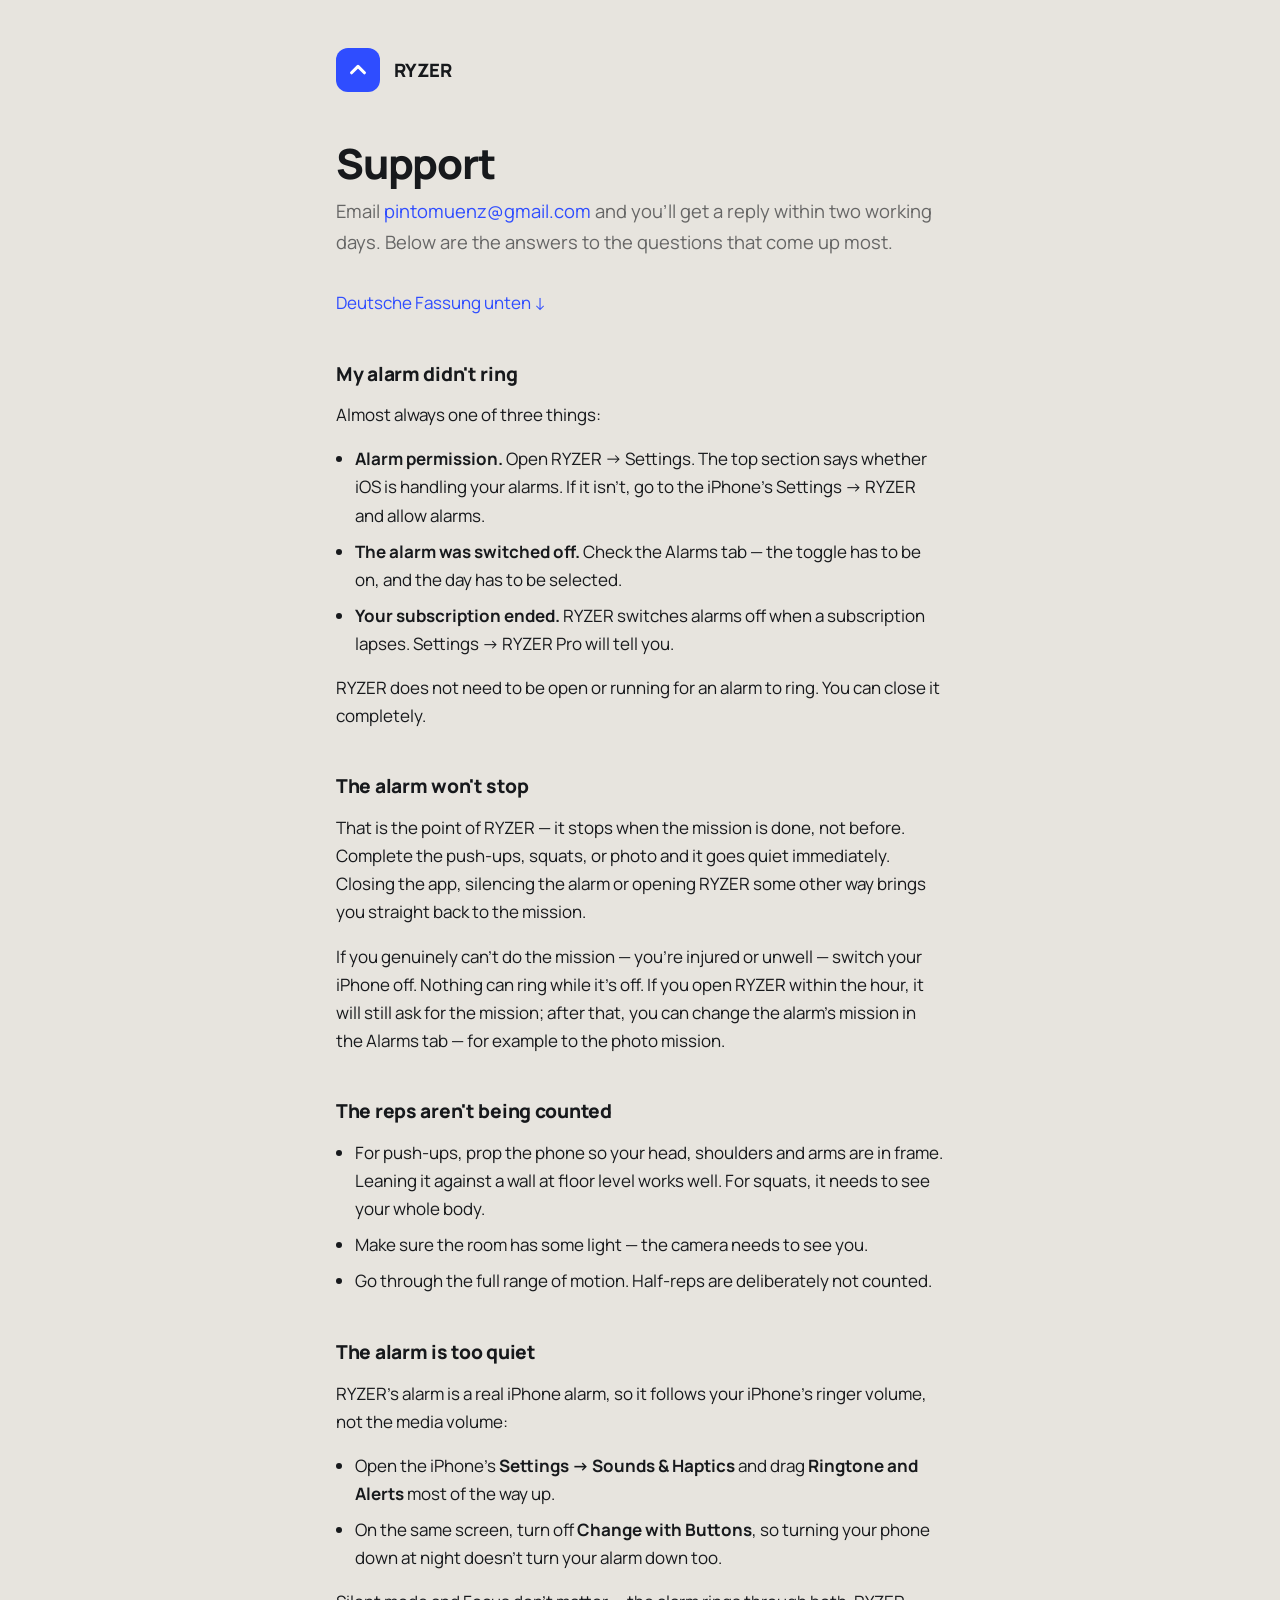
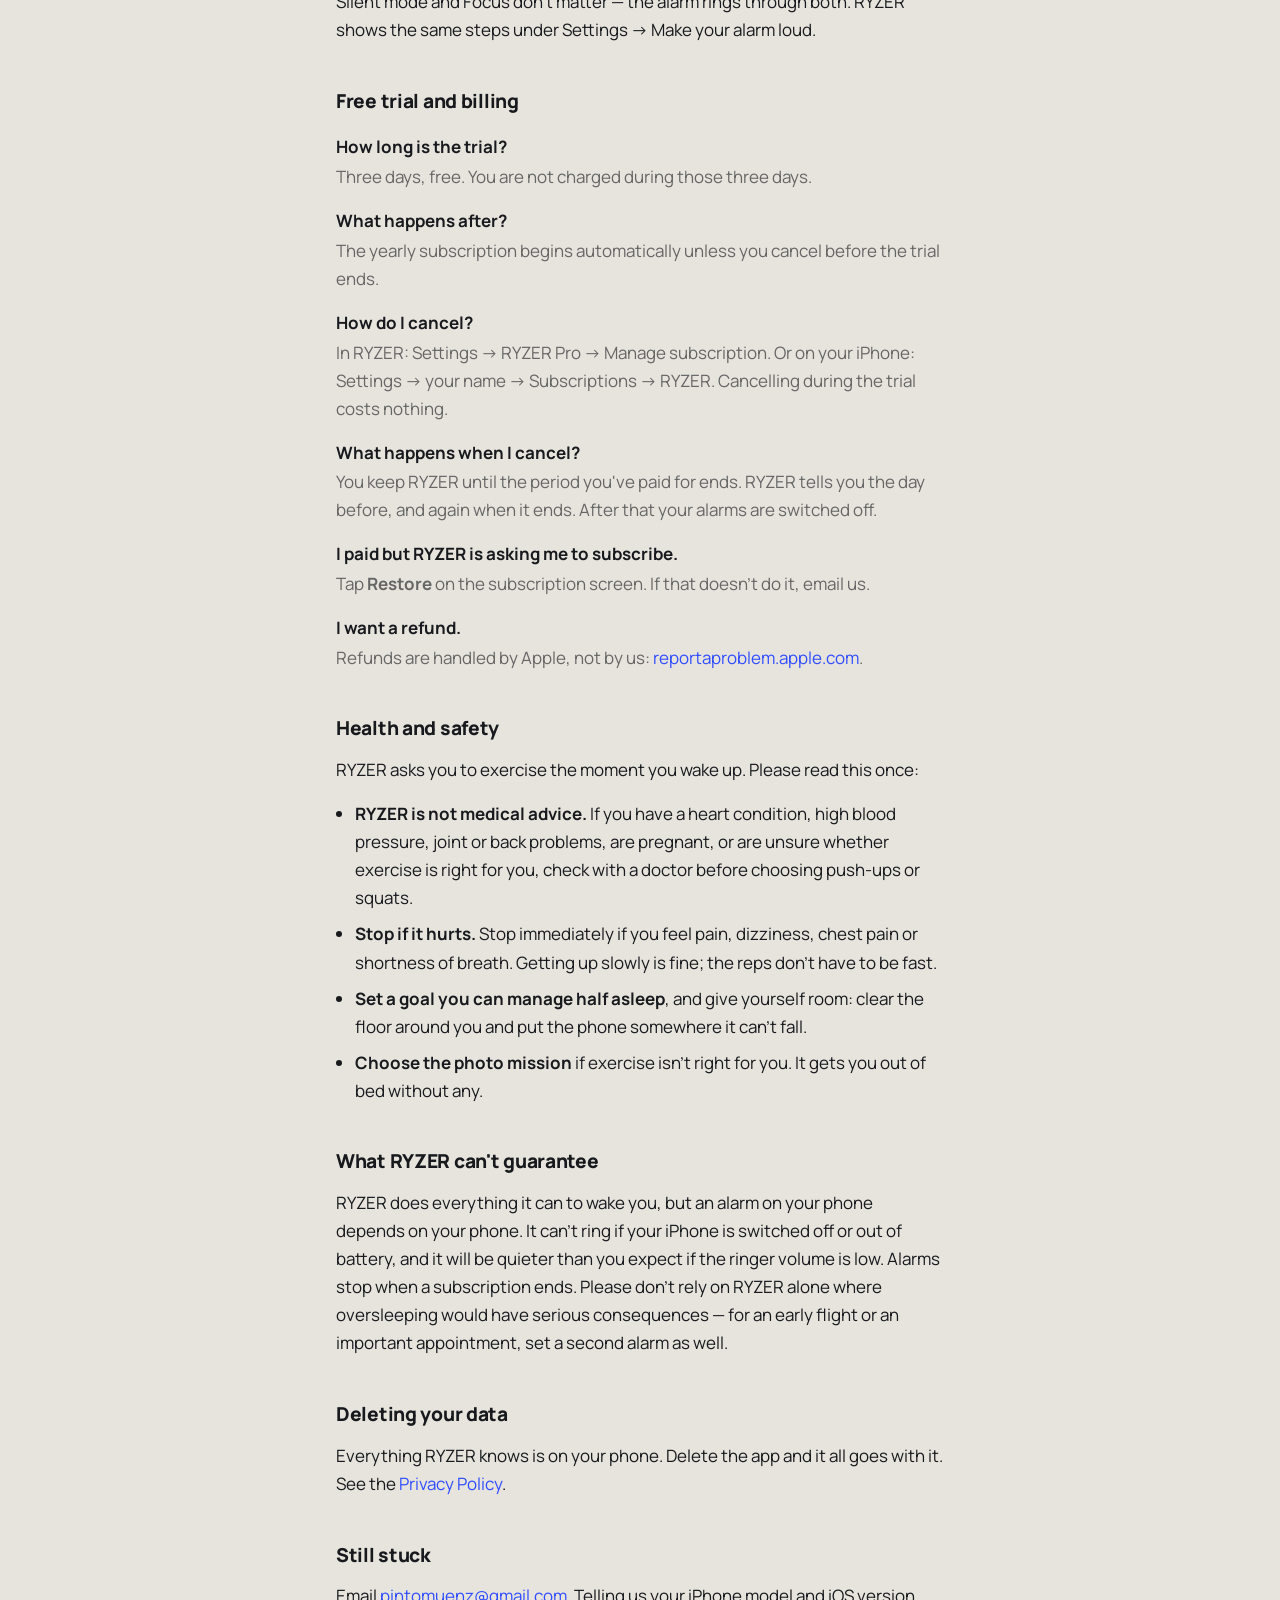
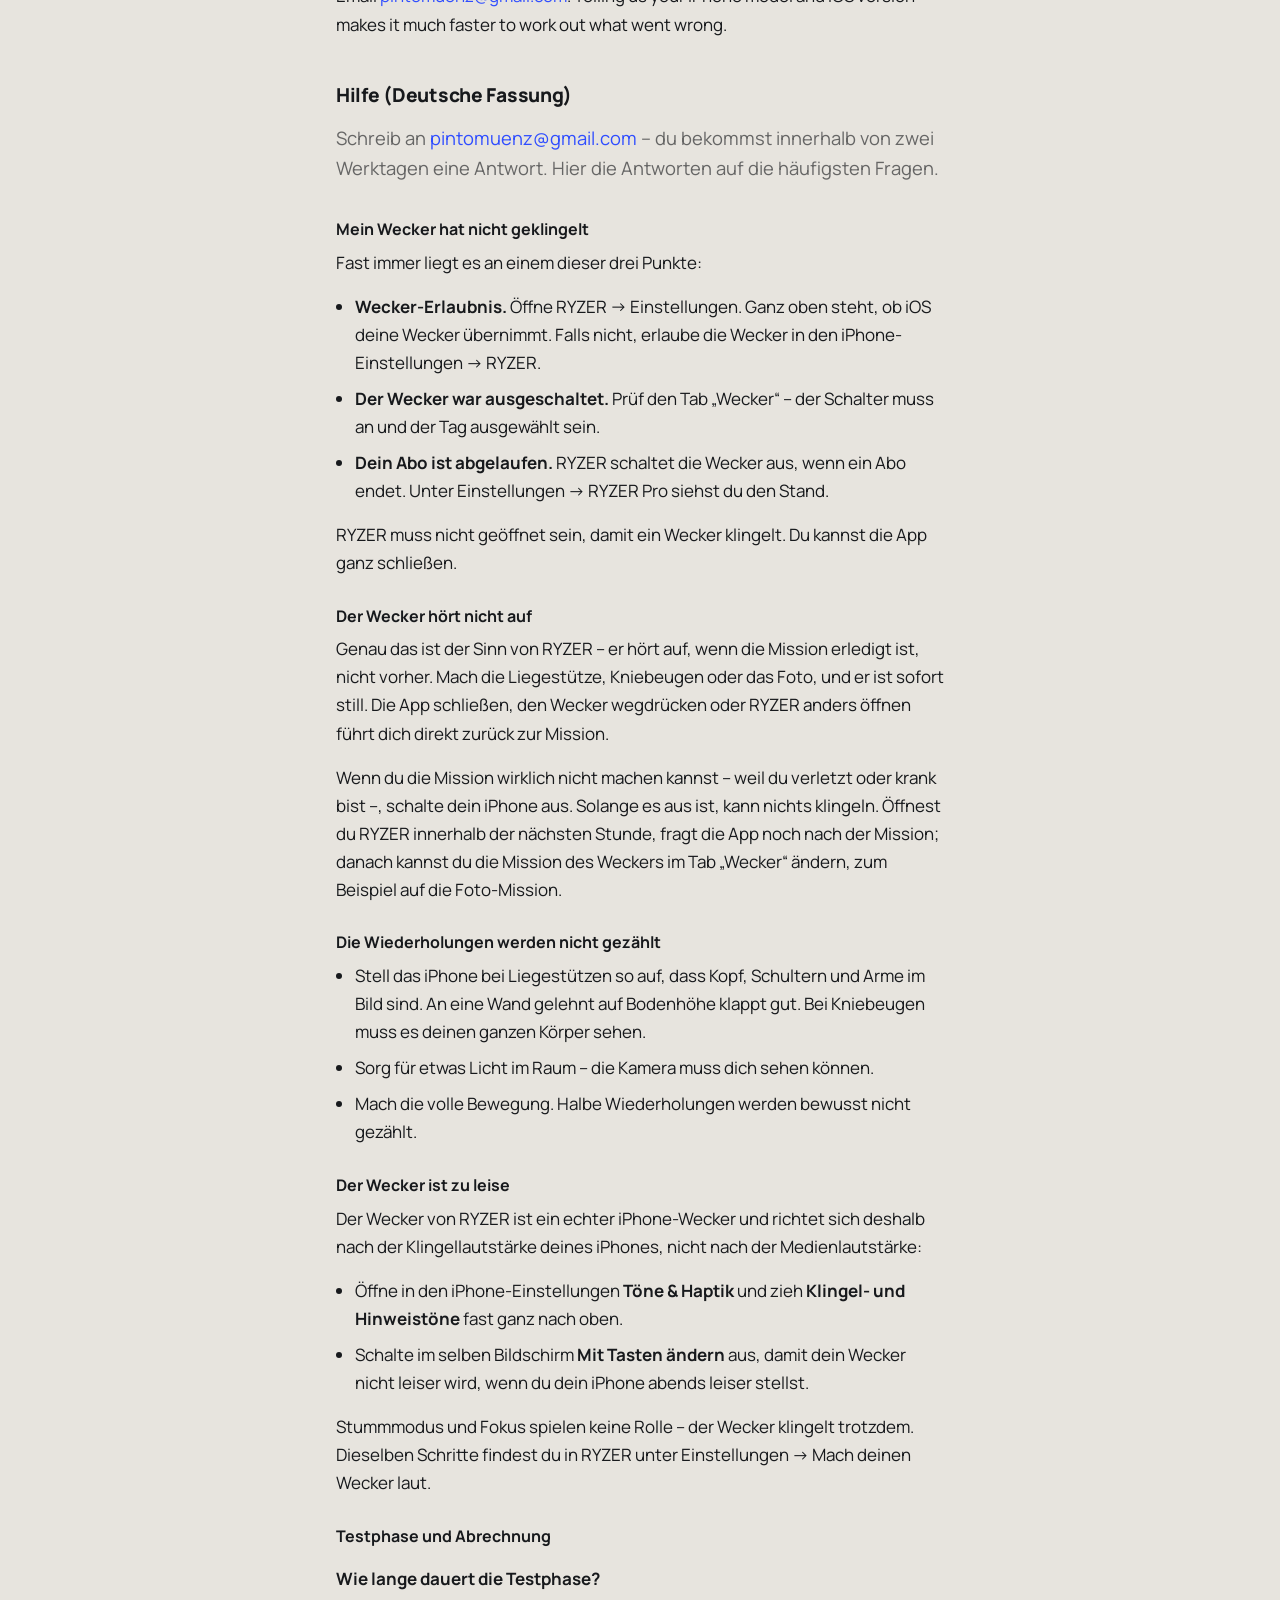
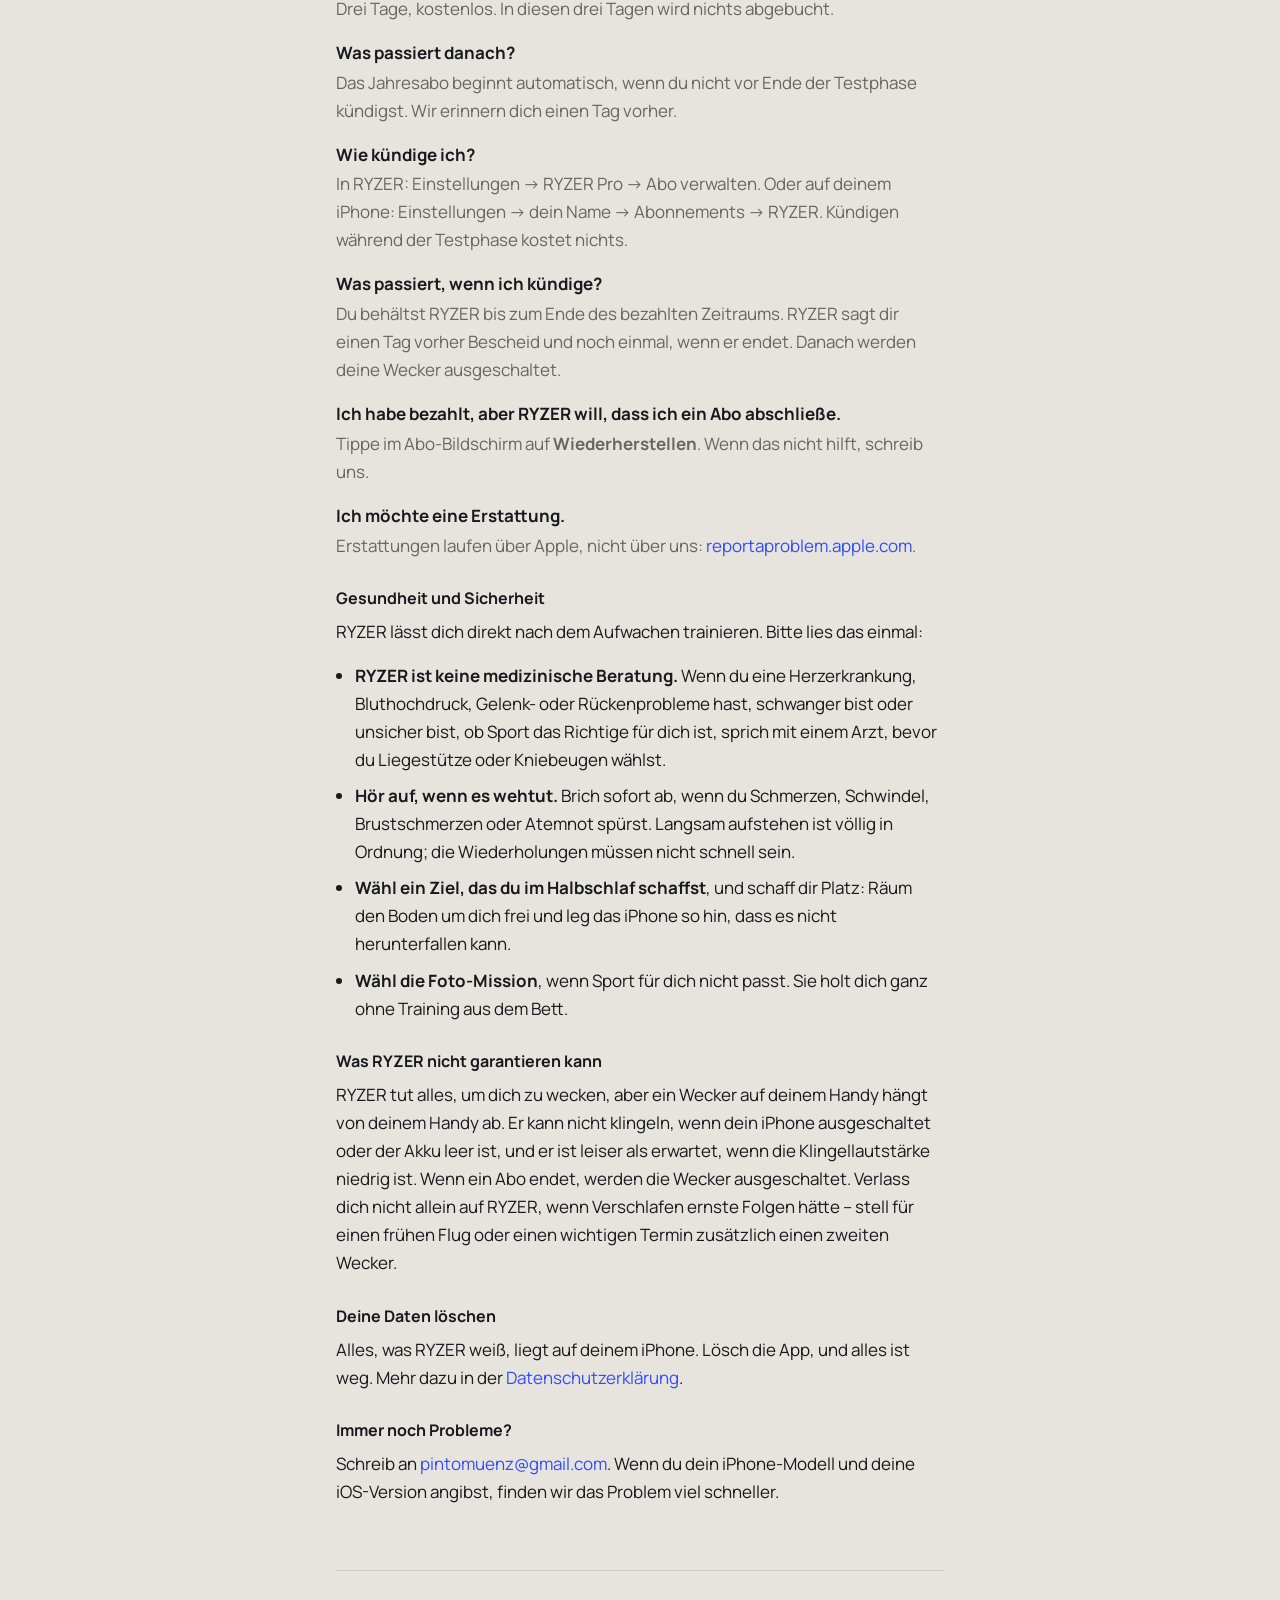
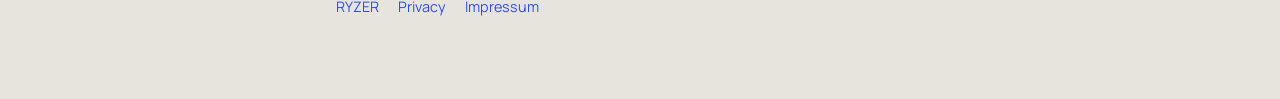
<file: support.html>
<!doctype html>
<html lang="en">
<head>
<meta charset="utf-8">
<meta name="viewport" content="width=device-width, initial-scale=1">
<title>RYZER — Support</title>
<link rel="preconnect" href="https://fonts.googleapis.com">
<link rel="preconnect" href="https://fonts.gstatic.com" crossorigin>
<link rel="stylesheet" href="https://fonts.googleapis.com/css2?family=Manrope:wght@400;700;800&display=swap">
<link rel="stylesheet" href="style.css">
</head>
<body>
<div class="wrap">

<header class="mast">
  <span class="mark" aria-hidden="true">
    <svg viewBox="0 0 24 24" fill="none" stroke="#fff" stroke-width="3.4" stroke-linecap="round" stroke-linejoin="round"><path d="M5 15l7-7 7 7"/></svg>
  </span>
  <a class="name" href="index.html">RYZER</a>
</header>

<h1>Support</h1>
<p class="lede">Email <a href="mailto:pintomuenz@gmail.com">pintomuenz@gmail.com</a> and you'll get a reply within two working days. Below are the answers to the questions that come up most.</p>
<p><a href="#de">Deutsche Fassung unten ↓</a></p>

<h2>My alarm didn't ring</h2>
<p>Almost always one of three things:</p>
<ul>
  <li><strong>Alarm permission.</strong> Open RYZER → Settings. The top section says whether iOS is handling your alarms. If it isn't, go to the iPhone's Settings → RYZER and allow alarms.</li>
  <li><strong>The alarm was switched off.</strong> Check the Alarms tab — the toggle has to be on, and the day has to be selected.</li>
  <li><strong>Your subscription ended.</strong> RYZER switches alarms off when a subscription lapses. Settings → RYZER Pro will tell you.</li>
</ul>
<p>RYZER does not need to be open or running for an alarm to ring. You can close it completely.</p>

<h2>The alarm won't stop</h2>
<p>That is the point of RYZER — it stops when the mission is done, not before. Complete the push-ups, squats, or photo and it goes quiet immediately. Closing the app, silencing the alarm or opening RYZER some other way brings you straight back to the mission.</p>
<p>If you genuinely can't do the mission — you're injured or unwell — switch your iPhone off. Nothing can ring while it's off. If you open RYZER within the hour, it will still ask for the mission; after that, you can change the alarm's mission in the Alarms tab — for example to the photo mission.</p>

<h2>The reps aren't being counted</h2>
<ul>
  <li>For push-ups, prop the phone so your head, shoulders and arms are in frame. Leaning it against a wall at floor level works well. For squats, it needs to see your whole body.</li>
  <li>Make sure the room has some light — the camera needs to see you.</li>
  <li>Go through the full range of motion. Half-reps are deliberately not counted.</li>
</ul>

<h2>The alarm is too quiet</h2>
<p>RYZER's alarm is a real iPhone alarm, so it follows your iPhone's ringer volume, not the media volume:</p>
<ul>
  <li>Open the iPhone's <strong>Settings → Sounds &amp; Haptics</strong> and drag <strong>Ringtone and Alerts</strong> most of the way up.</li>
  <li>On the same screen, turn off <strong>Change with Buttons</strong>, so turning your phone down at night doesn't turn your alarm down too.</li>
</ul>
<p>Silent mode and Focus don't matter — the alarm rings through both. RYZER shows the same steps under Settings → Make your alarm loud.</p>

<h2>Free trial and billing</h2>
<dl>
  <dt>How long is the trial?</dt>
  <dd>Three days, free. You are not charged during those three days.</dd>
  <dt>What happens after?</dt>
  <dd>The yearly subscription begins automatically unless you cancel before the trial ends.</dd>
  <dt>How do I cancel?</dt>
  <dd>In RYZER: Settings → RYZER Pro → Manage subscription. Or on your iPhone: Settings → your name → Subscriptions → RYZER. Cancelling during the trial costs nothing.</dd>
  <dt>What happens when I cancel?</dt>
  <dd>You keep RYZER until the period you've paid for ends. RYZER tells you the day before, and again when it ends. After that your alarms are switched off.</dd>
  <dt>I paid but RYZER is asking me to subscribe.</dt>
  <dd>Tap <strong>Restore</strong> on the subscription screen. If that doesn't do it, email us.</dd>
  <dt>I want a refund.</dt>
  <dd>Refunds are handled by Apple, not by us: <a href="https://reportaproblem.apple.com">reportaproblem.apple.com</a>.</dd>
</dl>

<h2>Health and safety</h2>
<p>RYZER asks you to exercise the moment you wake up. Please read this once:</p>
<ul>
  <li><strong>RYZER is not medical advice.</strong> If you have a heart condition, high blood pressure, joint or back problems, are pregnant, or are unsure whether exercise is right for you, check with a doctor before choosing push-ups or squats.</li>
  <li><strong>Stop if it hurts.</strong> Stop immediately if you feel pain, dizziness, chest pain or shortness of breath. Getting up slowly is fine; the reps don't have to be fast.</li>
  <li><strong>Set a goal you can manage half asleep</strong>, and give yourself room: clear the floor around you and put the phone somewhere it can't fall.</li>
  <li><strong>Choose the photo mission</strong> if exercise isn't right for you. It gets you out of bed without any.</li>
</ul>

<h2>What RYZER can't guarantee</h2>
<p>RYZER does everything it can to wake you, but an alarm on your phone depends on your phone. It can't ring if your iPhone is switched off or out of battery, and it will be quieter than you expect if the ringer volume is low. Alarms stop when a subscription ends. Please don't rely on RYZER alone where oversleeping would have serious consequences — for an early flight or an important appointment, set a second alarm as well.</p>

<h2>Deleting your data</h2>
<p>Everything RYZER knows is on your phone. Delete the app and it all goes with it. See the <a href="privacy.html">Privacy Policy</a>.</p>

<h2>Still stuck</h2>
<p>Email <a href="mailto:pintomuenz@gmail.com">pintomuenz@gmail.com</a>. Telling us your iPhone model and iOS version makes it much faster to work out what went wrong.</p>

<div lang="de">
<h2 id="de">Hilfe (Deutsche Fassung)</h2>
<p class="lede">Schreib an <a href="mailto:pintomuenz@gmail.com">pintomuenz@gmail.com</a> – du bekommst innerhalb von zwei Werktagen eine Antwort. Hier die Antworten auf die häufigsten Fragen.</p>

<h3>Mein Wecker hat nicht geklingelt</h3>
<p>Fast immer liegt es an einem dieser drei Punkte:</p>
<ul>
  <li><strong>Wecker-Erlaubnis.</strong> Öffne RYZER → Einstellungen. Ganz oben steht, ob iOS deine Wecker übernimmt. Falls nicht, erlaube die Wecker in den iPhone-Einstellungen → RYZER.</li>
  <li><strong>Der Wecker war ausgeschaltet.</strong> Prüf den Tab „Wecker“ – der Schalter muss an und der Tag ausgewählt sein.</li>
  <li><strong>Dein Abo ist abgelaufen.</strong> RYZER schaltet die Wecker aus, wenn ein Abo endet. Unter Einstellungen → RYZER Pro siehst du den Stand.</li>
</ul>
<p>RYZER muss nicht geöffnet sein, damit ein Wecker klingelt. Du kannst die App ganz schließen.</p>

<h3>Der Wecker hört nicht auf</h3>
<p>Genau das ist der Sinn von RYZER – er hört auf, wenn die Mission erledigt ist, nicht vorher. Mach die Liegestütze, Kniebeugen oder das Foto, und er ist sofort still. Die App schließen, den Wecker wegdrücken oder RYZER anders öffnen führt dich direkt zurück zur Mission.</p>
<p>Wenn du die Mission wirklich nicht machen kannst – weil du verletzt oder krank bist –, schalte dein iPhone aus. Solange es aus ist, kann nichts klingeln. Öffnest du RYZER innerhalb der nächsten Stunde, fragt die App noch nach der Mission; danach kannst du die Mission des Weckers im Tab „Wecker“ ändern, zum Beispiel auf die Foto-Mission.</p>

<h3>Die Wiederholungen werden nicht gezählt</h3>
<ul>
  <li>Stell das iPhone bei Liegestützen so auf, dass Kopf, Schultern und Arme im Bild sind. An eine Wand gelehnt auf Bodenhöhe klappt gut. Bei Kniebeugen muss es deinen ganzen Körper sehen.</li>
  <li>Sorg für etwas Licht im Raum – die Kamera muss dich sehen können.</li>
  <li>Mach die volle Bewegung. Halbe Wiederholungen werden bewusst nicht gezählt.</li>
</ul>

<h3>Der Wecker ist zu leise</h3>
<p>Der Wecker von RYZER ist ein echter iPhone-Wecker und richtet sich deshalb nach der Klingellautstärke deines iPhones, nicht nach der Medienlautstärke:</p>
<ul>
  <li>Öffne in den iPhone-Einstellungen <strong>Töne &amp; Haptik</strong> und zieh <strong>Klingel- und Hinweistöne</strong> fast ganz nach oben.</li>
  <li>Schalte im selben Bildschirm <strong>Mit Tasten ändern</strong> aus, damit dein Wecker nicht leiser wird, wenn du dein iPhone abends leiser stellst.</li>
</ul>
<p>Stummmodus und Fokus spielen keine Rolle – der Wecker klingelt trotzdem. Dieselben Schritte findest du in RYZER unter Einstellungen → Mach deinen Wecker laut.</p>

<h3>Testphase und Abrechnung</h3>
<dl>
  <dt>Wie lange dauert die Testphase?</dt>
  <dd>Drei Tage, kostenlos. In diesen drei Tagen wird nichts abgebucht.</dd>
  <dt>Was passiert danach?</dt>
  <dd>Das Jahresabo beginnt automatisch, wenn du nicht vor Ende der Testphase kündigst. Wir erinnern dich einen Tag vorher.</dd>
  <dt>Wie kündige ich?</dt>
  <dd>In RYZER: Einstellungen → RYZER Pro → Abo verwalten. Oder auf deinem iPhone: Einstellungen → dein Name → Abonnements → RYZER. Kündigen während der Testphase kostet nichts.</dd>
  <dt>Was passiert, wenn ich kündige?</dt>
  <dd>Du behältst RYZER bis zum Ende des bezahlten Zeitraums. RYZER sagt dir einen Tag vorher Bescheid und noch einmal, wenn er endet. Danach werden deine Wecker ausgeschaltet.</dd>
  <dt>Ich habe bezahlt, aber RYZER will, dass ich ein Abo abschließe.</dt>
  <dd>Tippe im Abo-Bildschirm auf <strong>Wiederherstellen</strong>. Wenn das nicht hilft, schreib uns.</dd>
  <dt>Ich möchte eine Erstattung.</dt>
  <dd>Erstattungen laufen über Apple, nicht über uns: <a href="https://reportaproblem.apple.com">reportaproblem.apple.com</a>.</dd>
</dl>

<h3>Gesundheit und Sicherheit</h3>
<p>RYZER lässt dich direkt nach dem Aufwachen trainieren. Bitte lies das einmal:</p>
<ul>
  <li><strong>RYZER ist keine medizinische Beratung.</strong> Wenn du eine Herzerkrankung, Bluthochdruck, Gelenk- oder Rückenprobleme hast, schwanger bist oder unsicher bist, ob Sport das Richtige für dich ist, sprich mit einem Arzt, bevor du Liegestütze oder Kniebeugen wählst.</li>
  <li><strong>Hör auf, wenn es wehtut.</strong> Brich sofort ab, wenn du Schmerzen, Schwindel, Brustschmerzen oder Atemnot spürst. Langsam aufstehen ist völlig in Ordnung; die Wiederholungen müssen nicht schnell sein.</li>
  <li><strong>Wähl ein Ziel, das du im Halbschlaf schaffst</strong>, und schaff dir Platz: Räum den Boden um dich frei und leg das iPhone so hin, dass es nicht herunterfallen kann.</li>
  <li><strong>Wähl die Foto-Mission</strong>, wenn Sport für dich nicht passt. Sie holt dich ganz ohne Training aus dem Bett.</li>
</ul>

<h3>Was RYZER nicht garantieren kann</h3>
<p>RYZER tut alles, um dich zu wecken, aber ein Wecker auf deinem Handy hängt von deinem Handy ab. Er kann nicht klingeln, wenn dein iPhone ausgeschaltet oder der Akku leer ist, und er ist leiser als erwartet, wenn die Klingellautstärke niedrig ist. Wenn ein Abo endet, werden die Wecker ausgeschaltet. Verlass dich nicht allein auf RYZER, wenn Verschlafen ernste Folgen hätte – stell für einen frühen Flug oder einen wichtigen Termin zusätzlich einen zweiten Wecker.</p>

<h3>Deine Daten löschen</h3>
<p>Alles, was RYZER weiß, liegt auf deinem iPhone. Lösch die App, und alles ist weg. Mehr dazu in der <a href="privacy.html#de">Datenschutzerklärung</a>.</p>

<h3>Immer noch Probleme?</h3>
<p>Schreib an <a href="mailto:pintomuenz@gmail.com">pintomuenz@gmail.com</a>. Wenn du dein iPhone-Modell und deine iOS-Version angibst, finden wir das Problem viel schneller.</p>
</div>

<footer>
  <a href="index.html">RYZER</a>
  <a href="privacy.html">Privacy</a>
  <a href="impressum.html">Impressum</a>
</footer>

</div>
</body>
</html>
</file>
<file: style.css>
/* Riser — Gravity identity, the same palette and typeface as the app. */
:root {
  --bg: #E7E4DE;
  --card: #FFFFFF;
  --accent: #2F4DFF;
  --text: #17191C;
  --muted: rgba(23, 25, 28, 0.62);
  --rule: rgba(23, 25, 28, 0.12);
}
@media (prefers-color-scheme: dark) {
  :root {
    --bg: #121417;
    --card: #1E2125;
    --accent: #4C6DFF;
    --text: #EFEDE9;
    --muted: rgba(239, 237, 233, 0.58);
    --rule: rgba(239, 237, 233, 0.14);
  }
}

* { box-sizing: border-box; }

body {
  margin: 0;
  background: var(--bg);
  color: var(--text);
  font-family: "Manrope", -apple-system, BlinkMacSystemFont, "Segoe UI", sans-serif;
  font-size: 17px;
  line-height: 1.65;
  -webkit-font-smoothing: antialiased;
}

.wrap {
  max-width: 41rem;
  margin: 0 auto;
  padding: 3rem 1.5rem 5rem;
}

header.mast {
  display: flex;
  align-items: center;
  gap: 0.85rem;
  margin-bottom: 3rem;
}

.mark {
  width: 44px;
  height: 44px;
  border-radius: 12px;
  background: var(--accent);
  display: grid;
  place-items: center;
  flex: none;
}
.mark svg { width: 22px; height: 22px; }

.mast a.name {
  font-weight: 800;
  font-size: 1.15rem;
  letter-spacing: -0.02em;
  color: var(--text);
  text-decoration: none;
}

h1 {
  font-size: clamp(2rem, 6vw, 2.6rem);
  line-height: 1.12;
  letter-spacing: -0.03em;
  font-weight: 800;
  margin: 0 0 0.6rem;
  text-wrap: balance;
}

h2 {
  font-size: 1.2rem;
  font-weight: 800;
  letter-spacing: -0.015em;
  margin: 2.6rem 0 0.7rem;
}

h3 {
  font-size: 1rem;
  font-weight: 700;
  margin: 1.6rem 0 0.4rem;
}

p, li { color: var(--text); }
p { margin: 0 0 1rem; }

.lede {
  font-size: 1.15rem;
  color: var(--muted);
  margin-bottom: 2rem;
}

.updated {
  font-size: 0.85rem;
  color: var(--muted);
  margin-bottom: 2.5rem;
}

a { color: var(--accent); text-decoration: none; }
a:hover { text-decoration: underline; }
a:focus-visible { outline: 2px solid var(--accent); outline-offset: 3px; border-radius: 3px; }

.card {
  background: var(--card);
  border-radius: 18px;
  padding: 1.4rem 1.6rem;
  margin: 1.6rem 0;
}

.card h2, .card h3 { margin-top: 0; }

ul { padding-left: 1.2rem; margin: 0 0 1rem; }
li { margin-bottom: 0.5rem; }

dl { margin: 0; }
dt { font-weight: 700; margin-top: 1rem; }
dd { margin: 0.1rem 0 0; color: var(--muted); }

.fill {
  background: rgba(47, 77, 255, 0.1);
  border-radius: 4px;
  padding: 0 0.25rem;
  font-weight: 700;
}

footer {
  margin-top: 4rem;
  padding-top: 1.5rem;
  border-top: 1px solid var(--rule);
  font-size: 0.9rem;
  color: var(--muted);
  display: flex;
  flex-wrap: wrap;
  gap: 1.2rem;
}
</file>
